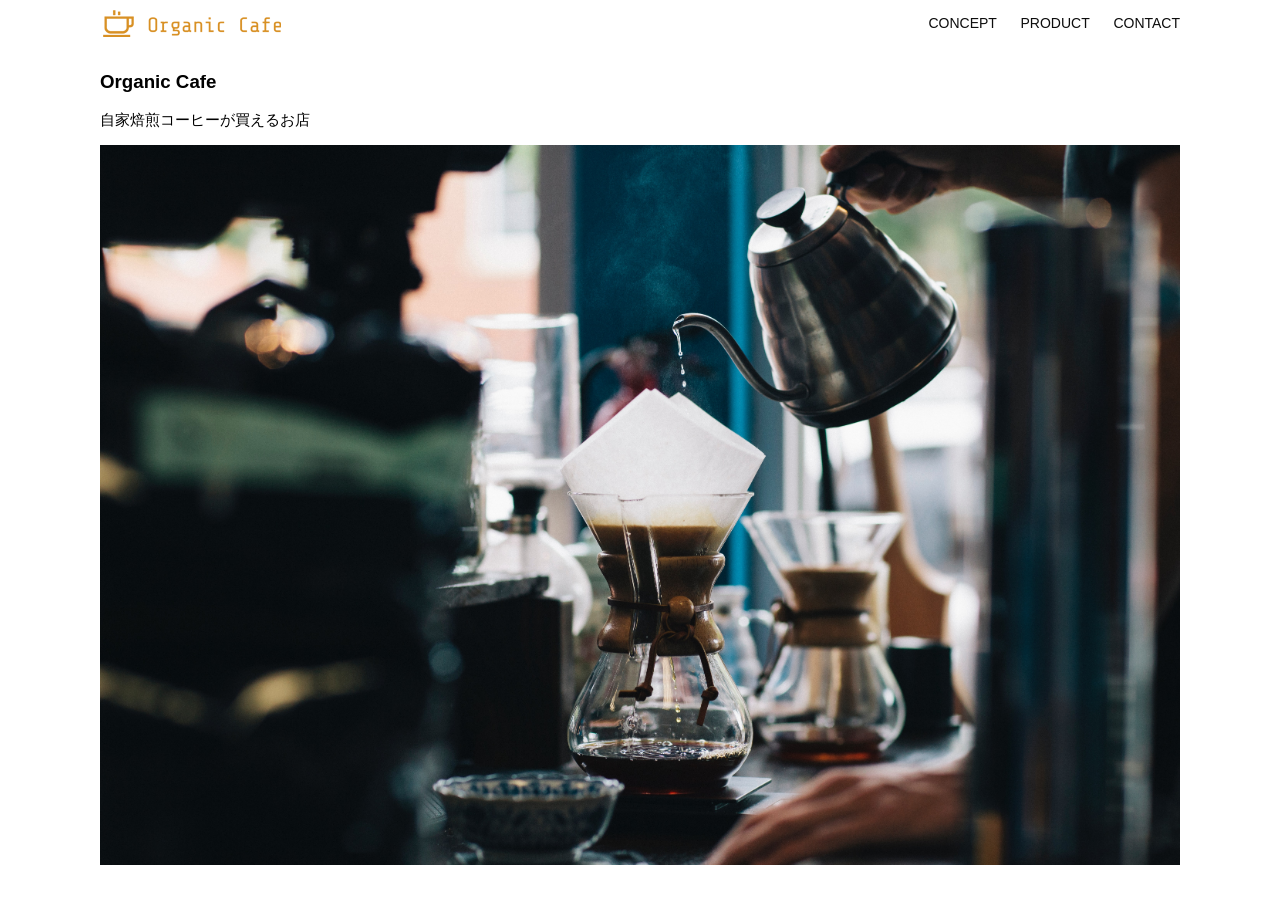
<file: kadai_013/index.html>
<!DOCTYPE html>
<html>

<head>
  <title>Organic Cafe</title>
  <meta charset="UTF-8" />
  <meta name="description" content="自家焙煎のコーヒーがお家で楽しめるOrganic Cafe" />
  <meta name="viewport" content="width=device-width, initial-scale=1.0" />
  <link rel="stylesheet" href="style.css" />
</head>

<body>
  <!-- ヘッダー -->
  <header>
    <!-- ロゴ -->
    <a href="index.html" id="logo"><img src="images/logo.png" alt="トップページに戻る" /></a>

    <!-- PC用ナビゲーション -->
    <nav id="nav-pc">
      <a href="index.html#concept">CONCEPT</a>
      <a href="index.html#product">PRODUCT</a>
      <a href="index.html#contact">CONTACT</a>
    </nav>
    <img id="menu-sp" src="images/button-menu.png" alt="ナビゲーションを開く"
      onclick="document.getElementById('nav-sp').style.display = 'block'">

    <nav id="nav-sp">
      <img id="close" src="images/button-close.png" alt="ナビゲーションを閉じる"
        onclick="document.getElementById('nav-sp').style.display = 'none'">

      <a id="logo-sp" href="index.html" onclick="document.getElementById('nav-sp').style.display = 'none'">
        <img src="images/logo-sp.png" alt="トップページに戻る">
      </a>

      <a class="menu" href="index.html#concept"
        onclick="document.getElementById('nav-sp').style.display = 'none'">CONCEPT</a>

      <a class="menu" href="index.html#product"
        onclick="document.getElementById('nav-sp').style.display = 'none'">PRODUCT</a>

      <a class="menu" href="index.html#contact"
        onclick="document.getElementById('nav-sp').style.display = 'none'">CONTACT</a>
    </nav>

  </header>

  <main>
    <article>
      <!-- メインビジュアル -->
      <section id="main-visual">
        <div id="main-message">
          <h1>Organic Cafe</h1>
          <p>自家焙煎コーヒーが買えるお店</p>
        </div>
        <img src="images/main-image.jpg" alt="コーヒーをハンドドリップで淹れる画像" />
      </section>
    </article>
  </main>
</body>

</html>
</file>
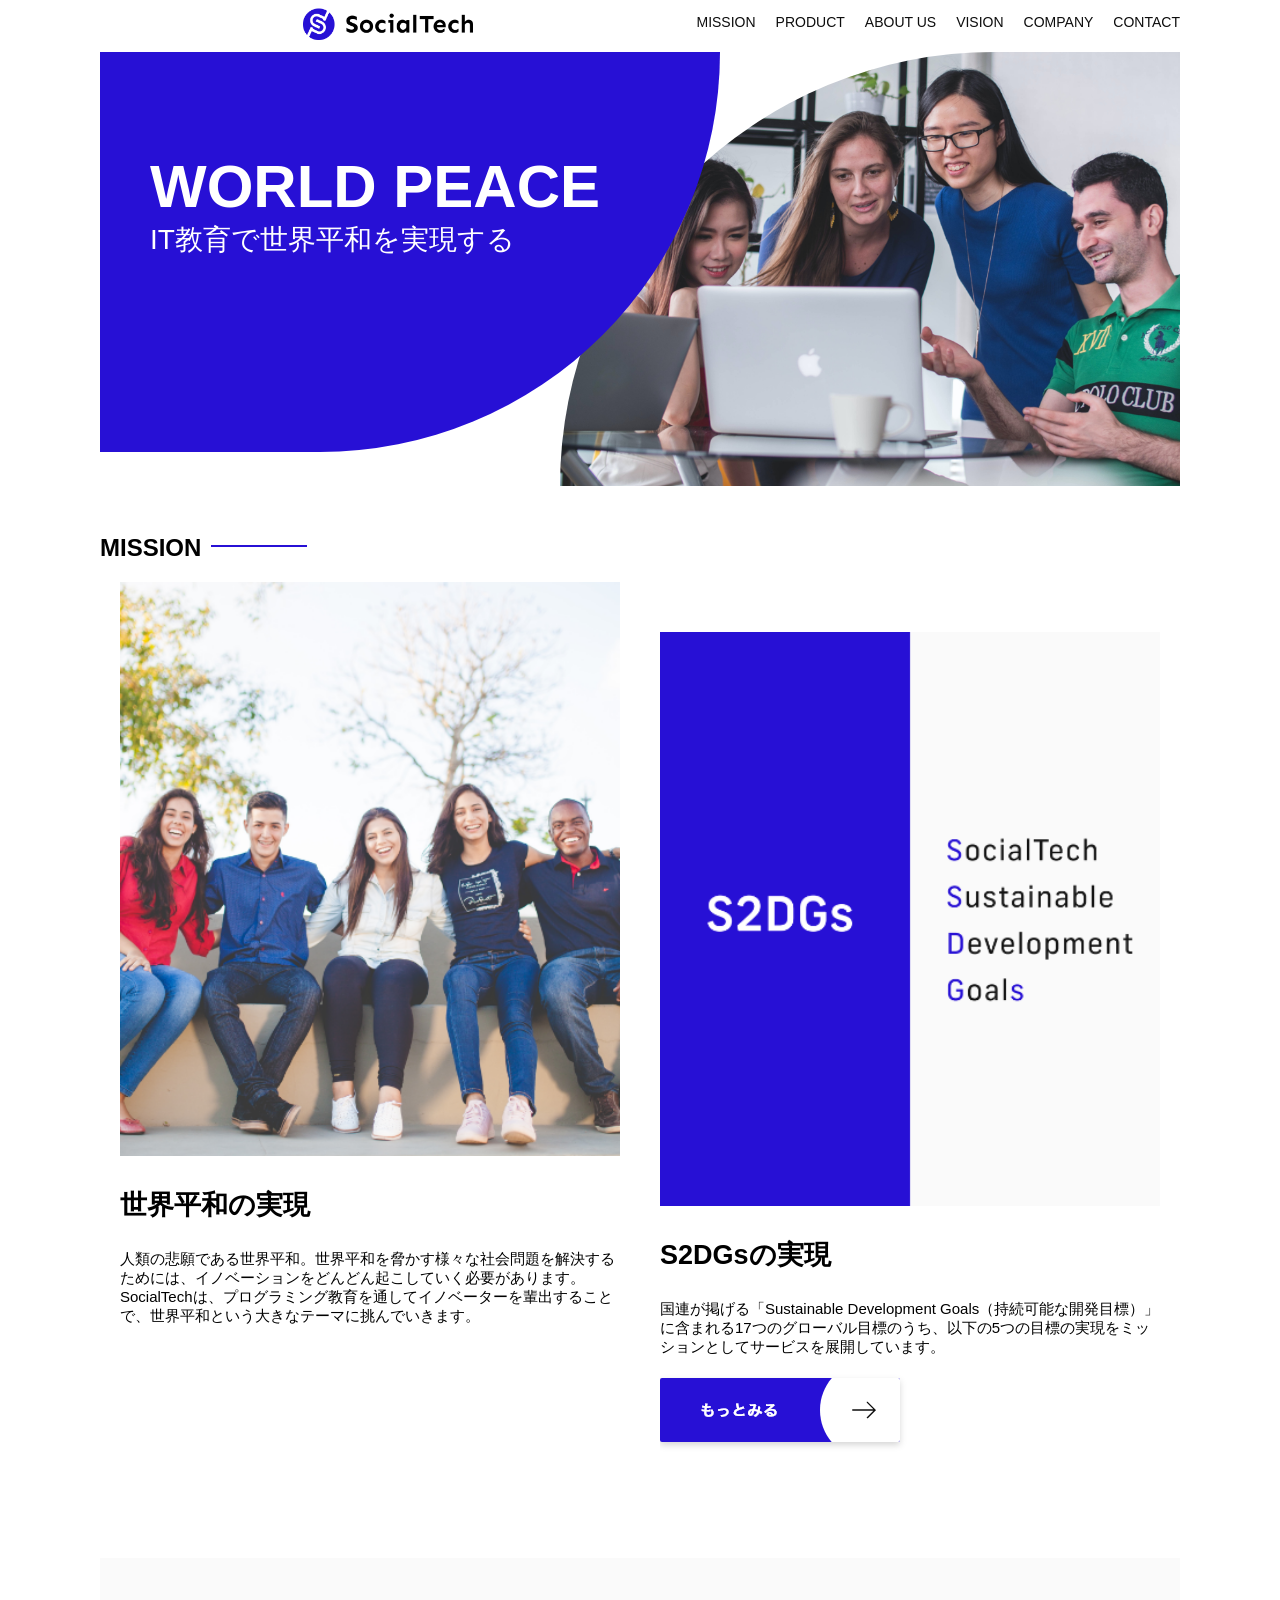
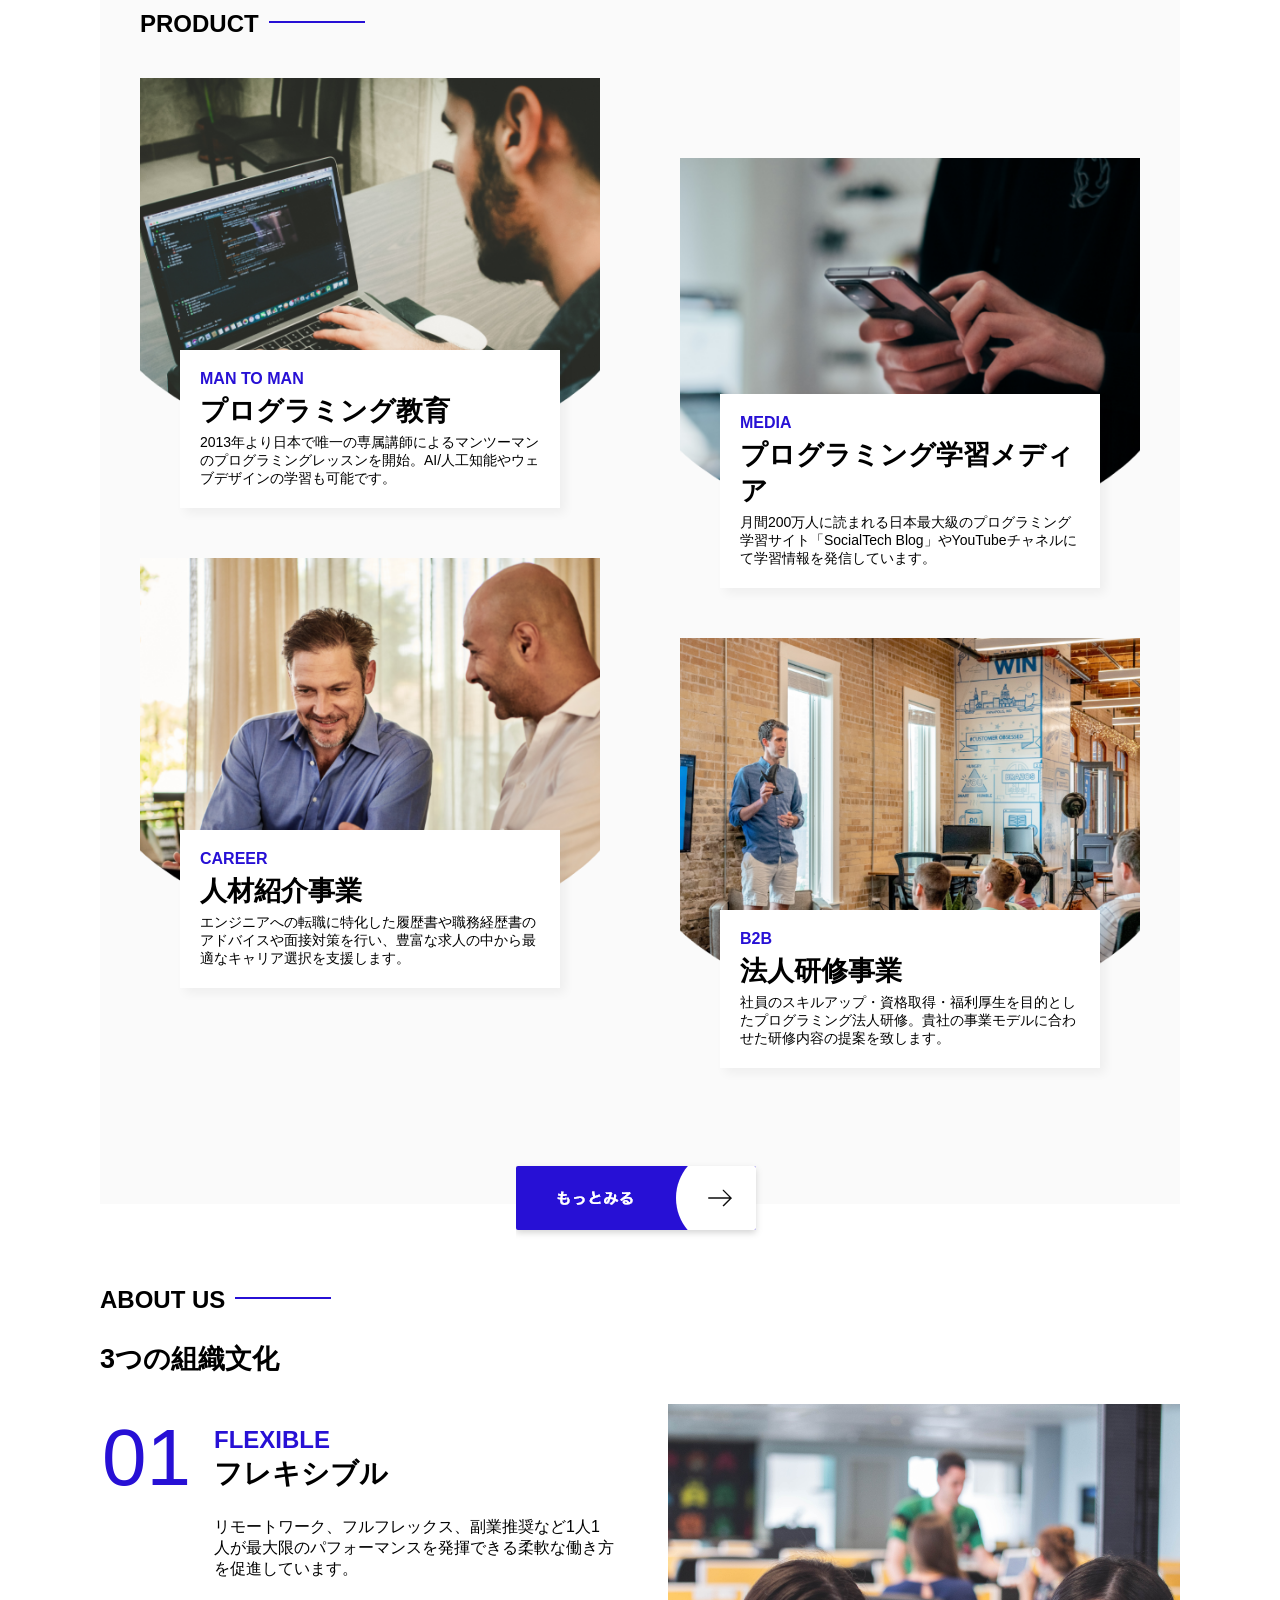
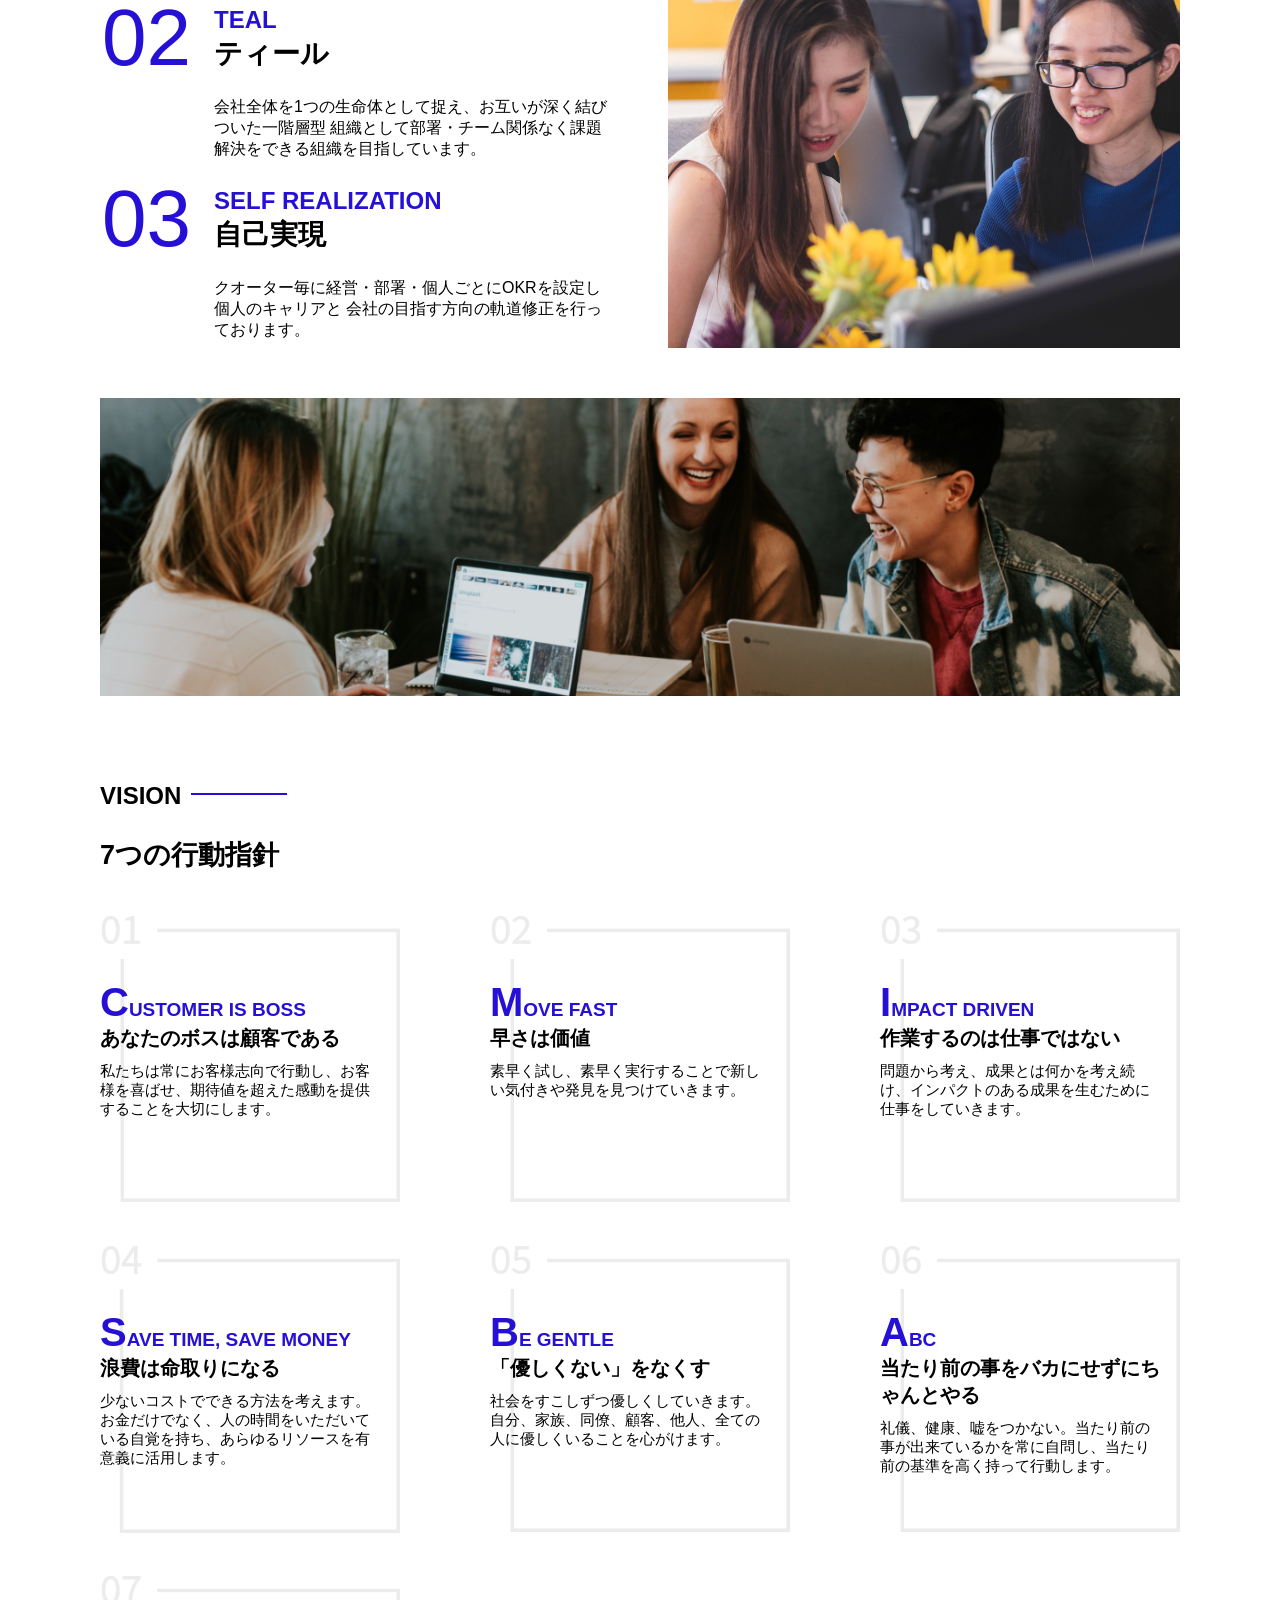
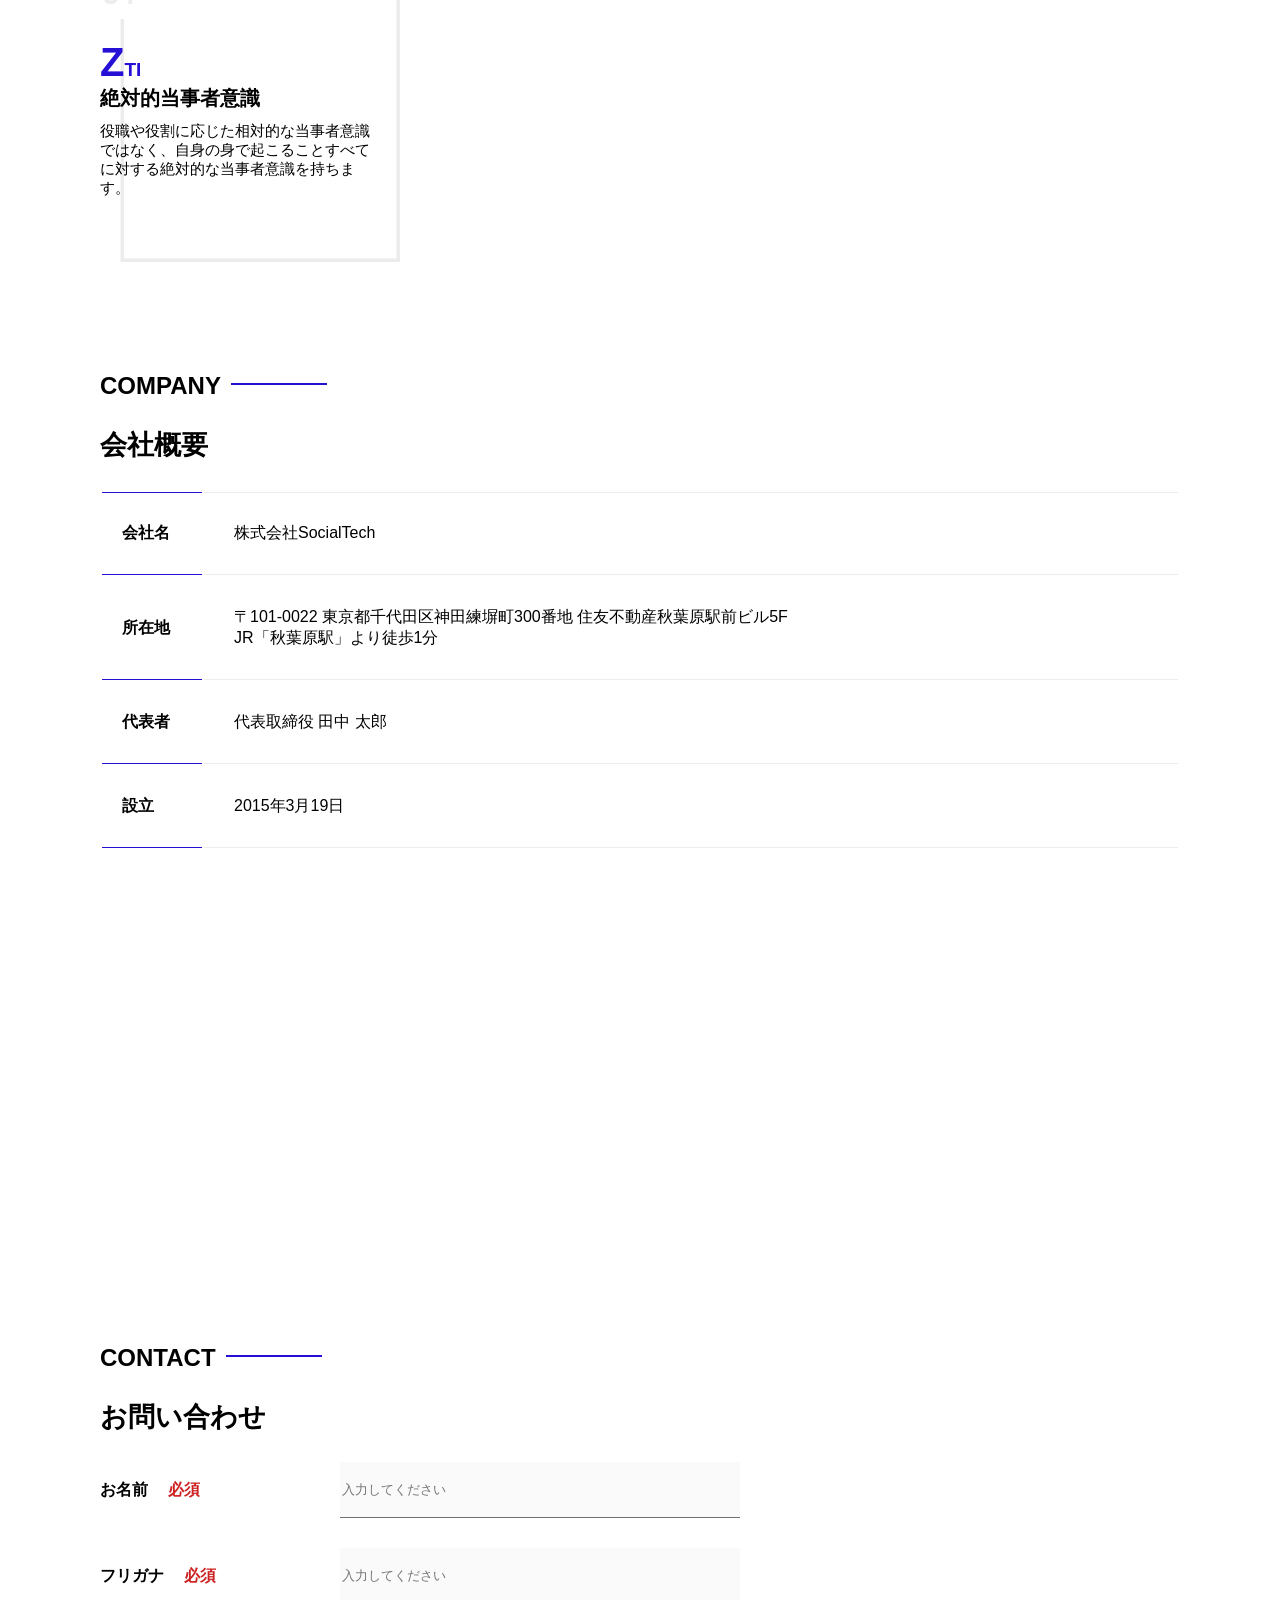
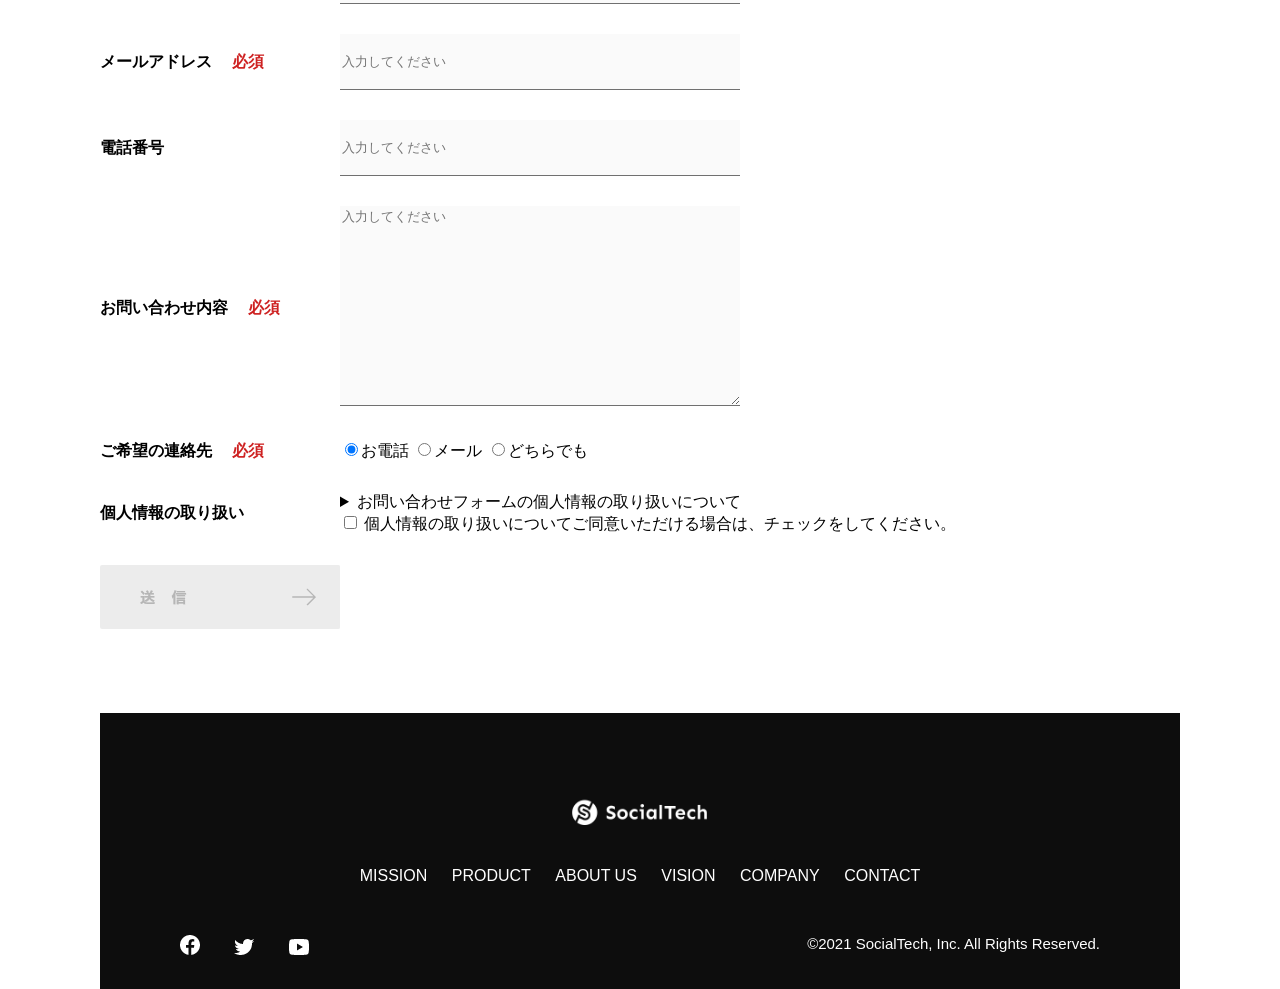
<file: kadai_tutorial_output/index.html>
<!DOCTYPE html>
<html>

<head>
    <title>SocialTech</title>
    <meta charset="UTF-8">
    <meta name="description" content="SocialTechはEdTech業界のリーディングカンパニーを目指します。">
    <meta name="viewport" content="width=device-width, initial-scale=1.0">
    <link rel="stylesheet" href="style.css">
</head>

<body>
    <!-- ヘッダー -->
    <header>
        <a href="images/logo.png"></a>
        <a href="index.html" id="logo">
            <img src="images/logo.png" alt="トップページに戻る">
        </a>
        <!-- PC用ナビゲーション -->
        <nav id="nav-pc">
            <ul>
                <li><a href="mission.html">MISSION</a></li>
                <li><a href="product.html">PRODUCT</a></li>
                <li><a href="index.html#aboutus">ABOUT US</a></li>
                <li><a href="index.html#vision">VISION</a></li>
                <li><a href="index.html#company">COMPANY</a></li>
                <li><a href="index.html#contact">CONTACT</a></li>
            </ul>
        </nav>
        <!-- スマホ用メニューボタン -->
        <button id="menu-sp" onclick="document.getElementById('nav-sp').style.display = 'block'">
            <img src="images/button-menu.png" alt="ナビゲーションを開く">
        </button>
        <!-- スマホ用ナビゲーション -->
        <div id="nav-sp">
            <button id="close" onclick="document.getElementById('nav-sp').style.display = 'none'">
                <img src="images/button-close.png" alt="ナビゲーションを閉じる">
            </button>

            <nav>
                <ul>
                    <li>
                        <a id="logo-sp" href="index.html"
                            onclick="document.getElementById('nav-sp').style.display = 'none'"><img
                                src="images/logo-sp.png" alt="トップページに戻る"></a>
                    </li>
                    <li><a class="menu" href="mission.html"
                            onclick="document.getElementById('nav-sp').style.display = 'none'">MISSION</a></li>
                    <li><a class="menu" href="product.html"
                            onclick="document.getElementById('nav-sp').style.display = 'none'">PRODUCT</a></li>
                    <li><a class="menu" href="index.html#aboutus"
                            onclick="document.getElementById('nav-sp').style.display = 'none'">ABOUT US</a></li>
                    <li><a class="menu" href="index.html#vision"
                            onclick="document.getElementById('nav-sp').style.display = 'none'">VISION</a></li>
                    <li><a class="menu" href="index.html#company"
                            onclick="document.getElementById('nav-sp').style.display = 'none'">COMPANY</a></li>
                    <li><a class="menu" href="index.html#contact"
                            onclick="document.getElementById('nav-sp').style.display = 'none'">CONTACT</a></li>
                </ul>
            </nav>
            <div id="sns">
                <a href="https://www.facebook.com/sejuku2013">
                    <img src="images/button-facebook.png" alt="Facebookのリンク">
                </a>
                <a href="https://twitter.com/samuraijuku">
                    <img src="images/button-twitter.png" alt="Twitterのリンク">
                </a>
                <a href="https://www.youtube.com/channel/UCCFOQO5aDK0xXam4cUQXT8g">
                    <img src="images/button-youtube.png" alt="YouTubeのリンク">
                </a>
            </div>
        </div>
    </header>
    <main>
        <article>
            <!-- メインビジュアル -->
            <section id="main-visual">
                <div id="main-message">
                    <h1>WORLD PEACE</h1>
                    <p>IT教育で世界平和を実現する</p>
                </div>
                <img src="images/index/index-main.png" alt="PCの周りに集まる多国籍の仲間たち">
            </section>

            <!--ミッション-->
            <section id="mission">
                <h2 class="index-h2">MISSION</h2>
                <div id="mission-flex">
                    <div>
                        <img id="mission-photo" src="images/index/index-mission.png" alt="屋外のベンチで写真を撮影する多国籍の仲間たち">
                        <h3>世界平和の実現</h3>
                        <p>
                            人類の悲願である世界平和。世界平和を脅かす様々な社会問題を解決するためには、イノベーションをどんどん起こしていく必要があります。SocialTechは、プログラミング教育を通してイノベーターを輩出することで、世界平和という大きなテーマに挑んでいきます。
                        </p>
                    </div>
                    <div>
                        <img id="s2dgs" src="images/index/s2dgs.png" alt="S2DGs">
                        <h3>S2DGsの実現</h3>
                        <p>国連が掲げる「Sustainable Development
                            Goals（持続可能な開発目標）」に含まれる17つのグローバル目標のうち、以下の5つの目標の実現をミッションとしてサービスを展開しています。</p>
                        <a href="mission.html">
                            <img src="images/button-more.png" alt="もっとみる">
                        </a>
                    </div>
                </div>
            </section>
            <!-- プロダクト -->
            <section id="product">
                <h2 class="index-h2">PRODUCT</h2>
                <div class="product-flex">
                    <div id="product-left">
                        <div>
                            <img class="product-photo" src="images/index/index-mantoman.png" alt="PCでコードを書く男性">
                            <div class="product-explain">
                                <span>MAN TO MAN</span>
                                <h3>プログラミング教育</h3>
                                <p>2013年より日本で唯一の専属講師によるマンツーマンのプログラミングレッスンを開始。AI/人工知能やウェブデザインの学習も可能です。</p>
                            </div>
                        </div>
                        <div>
                            <img class="product-photo" src="images/index/index-career.png" alt="笑顔で話し合う2人の男性">
                            <div class="product-explain">
                                <span>CAREER</span>
                                <h3>人材紹介事業</h3>
                                <p>エンジニアへの転職に特化した履歴書や職務経歴書のアドバイスや面接対策を行い、豊富な求人の中から最適なキャリア選択を支援します。</p>
                            </div>
                        </div>
                    </div>
                    <div id="product-right">
                        <div>
                            <img class="product-photo" src="images/index/index-media.png" alt="スマートフォンを操作する人">
                            <div class="product-explain">
                                <span>MEDIA</span>
                                <h3>プログラミング学習メディア</h3>
                                <p>月間200万人に読まれる日本最大級のプログラミング学習サイト「SocialTech Blog」やYouTubeチャネルにて学習情報を発信しています。</p>
                            </div>
                        </div>
                        <div>
                            <img class="product-photo" src="images/index/index-b2b.png" alt="講演中の男性とそれを聴く人々">
                            <div class="product-explain">
                                <span>B2B</span>
                                <h3>法人研修事業</h3>
                                <p>社員のスキルアップ・資格取得・福利厚生を目的としたプログラミング法人研修。貴社の事業モデルに合わせた研修内容の提案を致します。</p>
                            </div>
                        </div>
                    </div>
                </div>
                <div id="product-more">
                    <a href="product.html">
                        <img src="images/button-more.png" alt="もっとみる">
                    </a>
                </div>
            </section>
            <!-- ABOUT US -->
            <section id="aboutus">
                <h2 class="index-h2">ABOUT US</h2>
                <h3>3つの組織文化</h3>
                <div>
                    <table class="culture-table">
                        <tr>
                            <td class="culture-num">01</td>
                            <th><span class="culture-en">FLEXIBLE</span><br>フレキシブル</th>
                        </tr>
                        <tr>
                            <td>
                                <!--空のセル-->
                            </td>
                            <td class="culture-description">リモートワーク、フルフレックス、副業推奨など1人1人が最大限のパフォーマンスを発揮できる柔軟な働き方を促進しています。
                            </td>
                        </tr>
                        <tr>
                            <td class="culture-num">02</td>
                            <th><span class="culture-en">TEAL</span><br>ティール</th>
                        </tr>
                        <tr>
                            <td>
                                <!--空のセル-->
                            </td>
                            <td class="culture-description">会社全体を1つの生命体として捉え、お互いが深く結びついた一階層型
                                組織として部署・チーム関係なく課題解決をできる組織を目指しています。</td>
                        </tr>
                        <tr>
                            <td class="culture-num">03</td>
                            <th><span class="culture-en">SELF REALIZATION</span><br>自己実現</th>
                        </tr>
                        <tr>
                            <td>
                                <!--空のセル-->
                            </td>
                            <td class="culture-description">クオーター毎に経営・部署・個人ごとにOKRを設定し個人のキャリアと 会社の目指す方向の軌道修正を行っております。
                            </td>
                        </tr>
                    </table>
                    <img class="culture-img" src="images/index/index-aboutus1.png" alt="笑顔で話し合う2人の女性">
                </div>
                <img class="culture-img2" src="images/index/index-aboutus2.png" alt="笑顔で話し合う3人の男女">
            </section>
            <!-- VISION -->
            <section id="vision">
                <h2 class="index-h2">VISION</h2>
                <h3>7つの行動指針</h3>
                <div>
                    <div class="vision-box">
                        <img src="images/index/vision-01.png" alt="01">
                        <div>
                            <h4>CUSTOMER IS BOSS</h4>
                            <h5>あなたのボスは顧客である</h5>
                            <p>私たちは常にお客様志向で行動し、お客様を喜ばせ、期待値を超えた感動を提供することを大切にします。</p>
                        </div>
                    </div>
                    <div class="vision-box">
                        <img src="images/index/vision-02.png" alt="02">
                        <div>
                            <h4>MOVE FAST</h4>
                            <h5>早さは価値</h5>
                            <p>素早く試し、素早く実行することで新しい気付きや発見を見つけていきます。</p>
                        </div>
                    </div>
                    <div class="vision-box">
                        <img src="images/index/vision-03.png" alt="03">
                        <div>
                            <h4>IMPACT DRIVEN</h4>
                            <h5>作業するのは仕事ではない</h5>
                            <p>問題から考え、成果とは何かを考え続け、インパクトのある成果を生むために仕事をしていきます。</p>
                        </div>
                    </div>
                    <div class="vision-box">
                        <img src="images/index/vision-04.png" alt="04">
                        <div>
                            <h4>SAVE TIME, SAVE MONEY</h4>
                            <h5>浪費は命取りになる</h5>
                            <p>少ないコストでできる方法を考えます。お金だけでなく、人の時間をいただいている自覚を持ち、あらゆるリソースを有意義に活用します。</p>
                        </div>
                    </div>
                    <div class="vision-box">
                        <img src="images/index/vision-05.png" alt="05">
                        <div>
                            <h4>BE GENTLE</h4>
                            <h5>「優しくない」をなくす</h5>
                            <p>社会をすこしずつ優しくしていきます。自分、家族、同僚、顧客、他人、全ての人に優しくいることを心がけます。</p>
                        </div>
                    </div>
                    <div class="vision-box">
                        <img src="images/index/vision-06.png" alt="06">
                        <div>
                            <h4>ABC</h4>
                            <h5>当たり前の事をバカにせずにちゃんとやる</h5>
                            <p>礼儀、健康、嘘をつかない。当たり前の事が出来ているかを常に自問し、当たり前の基準を高く持って行動します。</p>
                        </div>
                    </div>
                    <div class="vision-box">
                        <img src="images/index/vision-07.png" alt="07">
                        <div>
                            <h4>ZTI</h4>
                            <h5>絶対的当事者意識</h5>
                            <p>役職や役割に応じた相対的な当事者意識ではなく、自身の身で起こることすべてに対する絶対的な当事者意識を持ちます。</p>
                        </div>
                    </div>
                </div>
            </section>
            <!-- COMPANY -->
            <section id="company">
                <h2 class="index-h2">COMPANY</h2>
                <h3>会社概要</h3>
                <table id="company-table">
                    <tr>
                        <th class="tableheader tableheader-first">会社名</th>
                        <td class="cell cell-first">株式会社SocialTech</td>
                    </tr>
                    <tr>
                        <th class="tableheader">所在地</th>
                        <td class="cell">〒101-0022 東京都千代田区神田練塀町300番地 住友不動産秋葉原駅前ビル5F<br>JR「秋葉原駅」より徒歩1分</td>
                    </tr>
                    <tr>
                        <th class="tableheader">代表者</th>
                        <td class="cell">代表取締役 田中 太郎</td>
                    </tr>
                    <tr>
                        <th class="tableheader">設立</th>
                        <td class="cell">2015年3月19日</td>
                    </tr>
                </table>
                <iframe
                    src="https://www.google.com/maps/embed?pb=!1m18!1m12!1m3!1d3240.0688551336807!2d139.7720776771055!3d35.69992317258124!2m3!1f0!2f0!3f0!3m2!1i1024!2i768!4f13.1!3m3!1m2!1s0x60188fee13660e23%3A0x77137876edf742ac!2z5L2P5Y-L5LiN5YuV55Sj56eL6JGJ5Y6f6aeF5YmN44OT44Or!5e0!3m2!1sja!2sjp!4v1704858013291!5m2!1sja!2sjp"
                    style="border: 0" allowfullscreen="" loading="lazy">
                </iframe>
            </section>
            <!-- お問い合わせフォーム -->
            <section id="contact">
                <h2 class="index-h2">CONTACT</h2>
                <h3>お問い合わせ</h3>
                <form>
                    <div>
                        <div class="contact-heading">
                            <label class="contact-label">お名前<span class="contact-span">必須</span></label>
                        </div>
                        <div>
                            <input type="text" name="name" placeholder="入力してください" class="contact-textbox">
                        </div>
                    </div>
                    <div>
                        <div class="contact-heading">
                            <label class="contact-label">フリガナ<span class="contact-span">必須</span></label>
                        </div>
                        <div>
                            <input type="text" name="hurigana" placeholder="入力してください" class="contact-textbox">
                        </div>
                    </div>
                    <div>
                        <div class="contact-heading">
                            <label class="contact-label">メールアドレス<span class="contact-span">必須</span></label>
                        </div>
                        <div>
                            <input type="text" name="email" placeholder="入力してください" class="contact-textbox">
                        </div>
                    </div>
                    <div>
                        <div class="contact-heading">
                            <label class="contact-label">電話番号</label>
                        </div>
                        <div>
                            <input type="text" name="tel" placeholder="入力してください" class="contact-textbox">
                        </div>
                    </div>
                    <div>
                        <div class="contact-heading">
                            <label class="contact-label">お問い合わせ内容<span class="contact-span">必須</span></label>
                        </div>
                        <div>
                            <textarea class="contact-textarea" placeholder="入力してください" name="message"></textarea>
                        </div>
                    </div>
                    <div>
                        <div class="contact-heading">
                            <label class="contact-label">ご希望の連絡先<span class="contact-span">必須</span></label>
                        </div>
                        <div>
                            <input class="radiobutton" type="radio" value="tel" name="contact"
                                checked><label>お電話</label>
                            <input class="radiobutton" type="radio" value="mail" name="contact"><label>メール</label>
                            <input class="radiobutton" type="radio" value="both" name="contact"><label>どちらでも</label>
                        </div>
                    </div>
                    <div>
                        <div class="contact-heading">
                            <label class="contact-label">個人情報の取り扱い</label>
                        </div>
                        <div>
                            <details>
                                <summary>お問い合わせフォームの個人情報の取り扱いについて</summary>
                                <div>
                                    <dl>
                                        <dt>１．組織の名称又は氏名</dt>
                                        <dd>株式会社SocialTech</dd>
                                        <dt>２．個人情報保護管理者（若しくはその代理人）の氏名又は職名、所属及び連絡先</dt>
                                        <dd>
                                            <p>鈴木 一郎 コーポレート部</p>
                                            <p>メールアドレス：samurai@example.com</p>
                                            <p>TEL：03-1234-5678</p>
                                        </dd>
                                        <dt>３．個人情報の利用目的</dt>
                                        <dd>
                                            <ul>
                                                <li>本サービス及び本サービスに関連する情報の提供又はそれらに関する連絡のため</li>
                                                <li>ユーザーの本人確認のため</li>
                                                <li>当社サービスのご案内のため</li>
                                                <li>当社の商品等の広告または宣伝（電子メールによるものを含むものとします。）</li>
                                            </ul>
                                        </dd>
                                        <dt>４．個人情報の取り扱い業務の委託</dt>
                                        <dd>個人情報の取扱業務の全部または一部を外部に業務委託する場合があります。その際、弊社は、個人情報を適切に保護できる管理体制を敷き実行していることを条件として委託先を厳選したうえで、機密保持契約を委託先と締結し、お客様の個人情報を厳密に管理させます。
                                        </dd>
                                        <dt>５．個人情報の開示等の請求</dt>
                                        <dd>
                                            お客様は、弊社に対してご自身の個人情報の開示等（利用目的の通知、開示、内容の訂正・追加・削除、利用の停止または消去、第三者への提供の停止）に関して、当社問合わせ窓口に申し出ることができます。<br>
                                            その際、弊社はお客様ご本人を確認させていただいたうえで、合理的な期間内に対応いたします。<br>
                                            なお、個人情報に関する弊社問合わせ先は、次の通りです。
                                        </dd>
                                        <dd>
                                            <p>株式会社SocialTech　個人情報問合せ窓口</p>
                                            <p>〒150-0043　東京都千代田区神田練塀町300番地 住友不動産秋葉原駅前ビル5F</p>
                                            <p>メールアドレス：samurai@example.com　TEL：03-1234-5678</p>
                                        </dd>

                                        <dt>６．個人情報を提供されることの任意性について</dt>
                                        <dd>お客様がご自身の個人情報を弊社に提供されるか否かは、お客様のご判断によりますが、もしご提供されない場合には、適切なサービスが提供できない場合がありますので予めご了承ください。
                                        </dd>
                                    </dl>
                                </div>
                            </details>
                            <input type="checkbox" name="agree">
                            <span>個人情報の取り扱いについてご同意いただける場合は、チェックをしてください。</span>
                        </div>
                    </div>
                    <input type="image" src="images/button-submit.png" alt="送信する">

                </form>
            </section>
        </article>
    </main>

    <footer>
        <div id="footer-logo">
            <img src="images/logo-sp.png" alt="SocialTech">
        </div>
        <div id="footer-link">
            <a href="mission.html">MISSION</a>
            <a href="product.html">PRODUCT</a>
            <a href="index.html#aboutus">ABOUT US</a>
            <a href="index.html#vision">VISION</a>
            <a href="index.html#company">COMPANY</a>
            <a href="index.html#contact">CONTACT</a>
        </div>
        <div id="sns-footer">
            <div class="sns-btns">
                <a href="https://www.facebook.com/sejuku2013"><img src="images/button-facebook.png"
                        alt="Facebookのリンク"></a>
                <a href="https://twitter.com/samuraijuku"><img src="images/button-twitter.png" alt="Twitterのリンク"></a>
                <a href="https://www.youtube.com/channel/UCCFOQO5aDK0xXam4cUQXT8g"><img src="images/button-youtube.png"
                        alt="YouTubeのリンク"></a>
            </div>
            <p id="copyright">&copy;2021 SocialTech, Inc. All Rights Reserved.</p>
        </div>
    </footer>

</body>

</html>
</file>
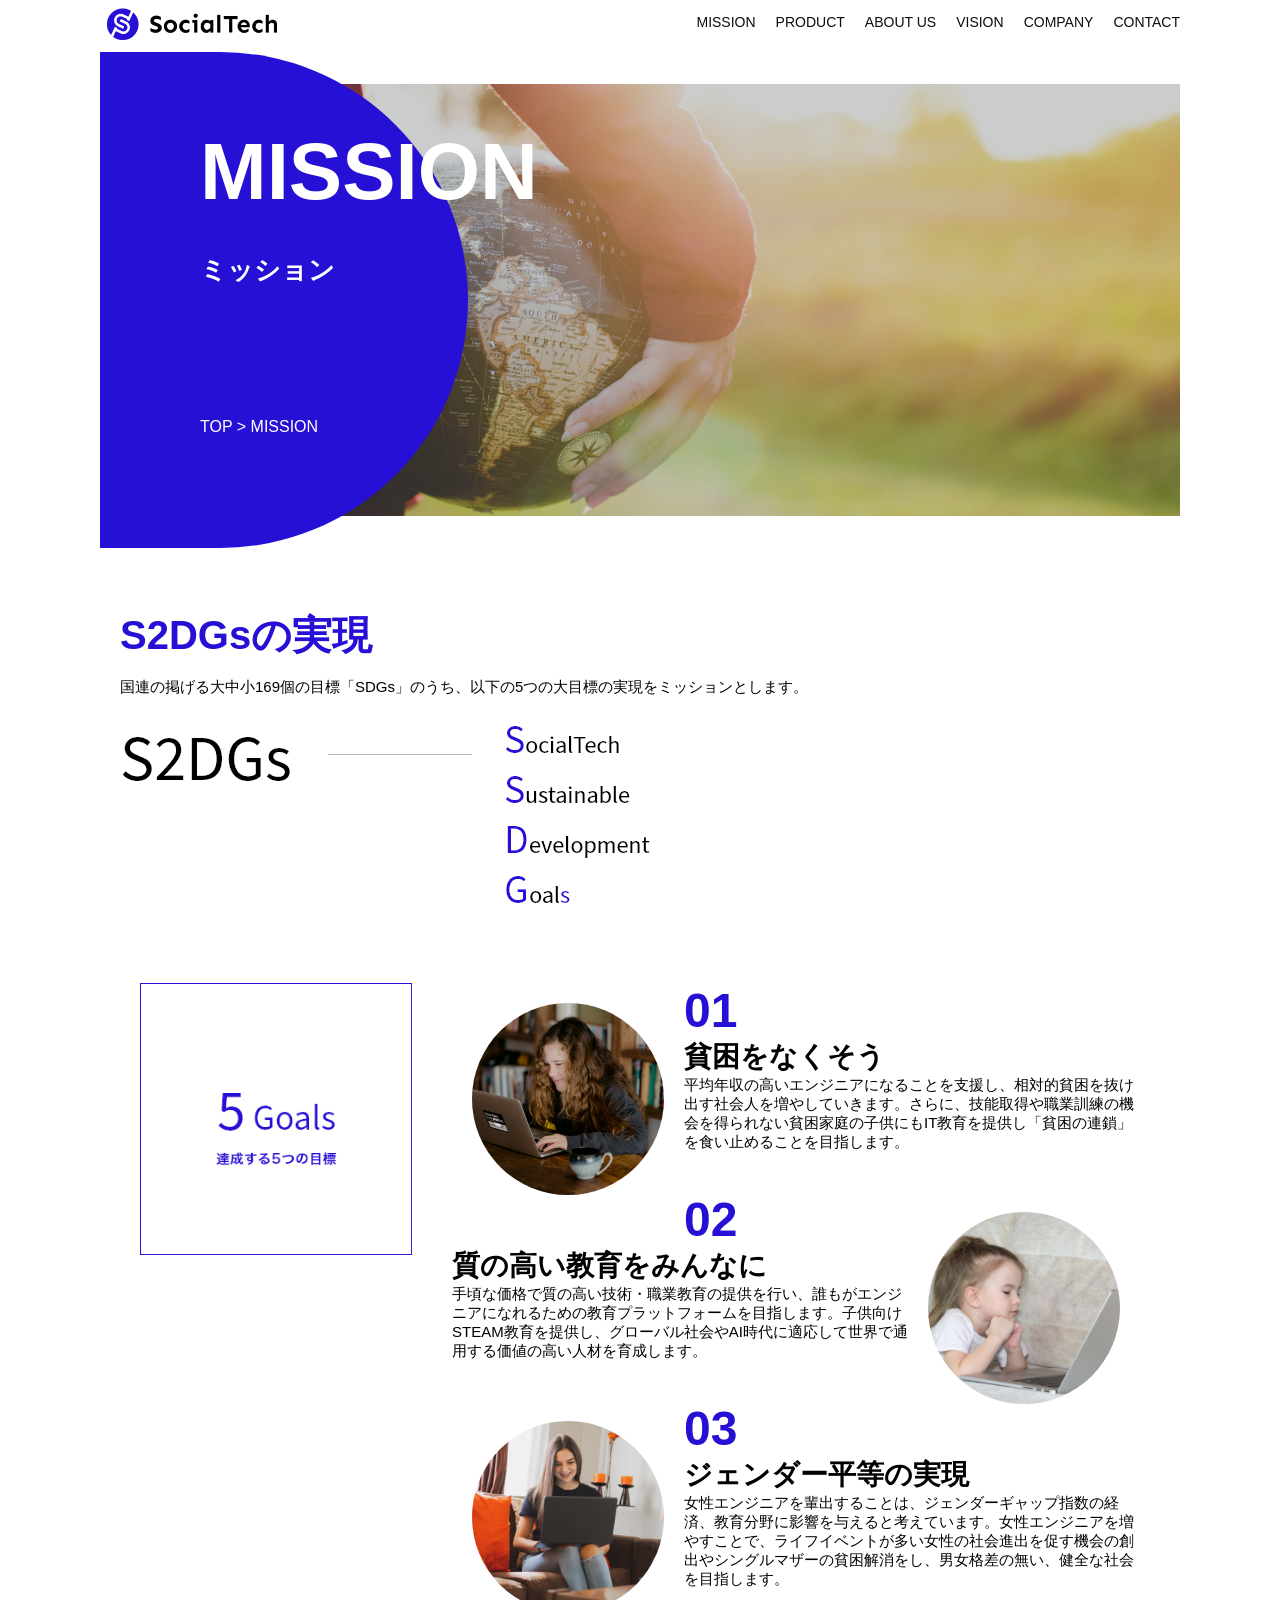
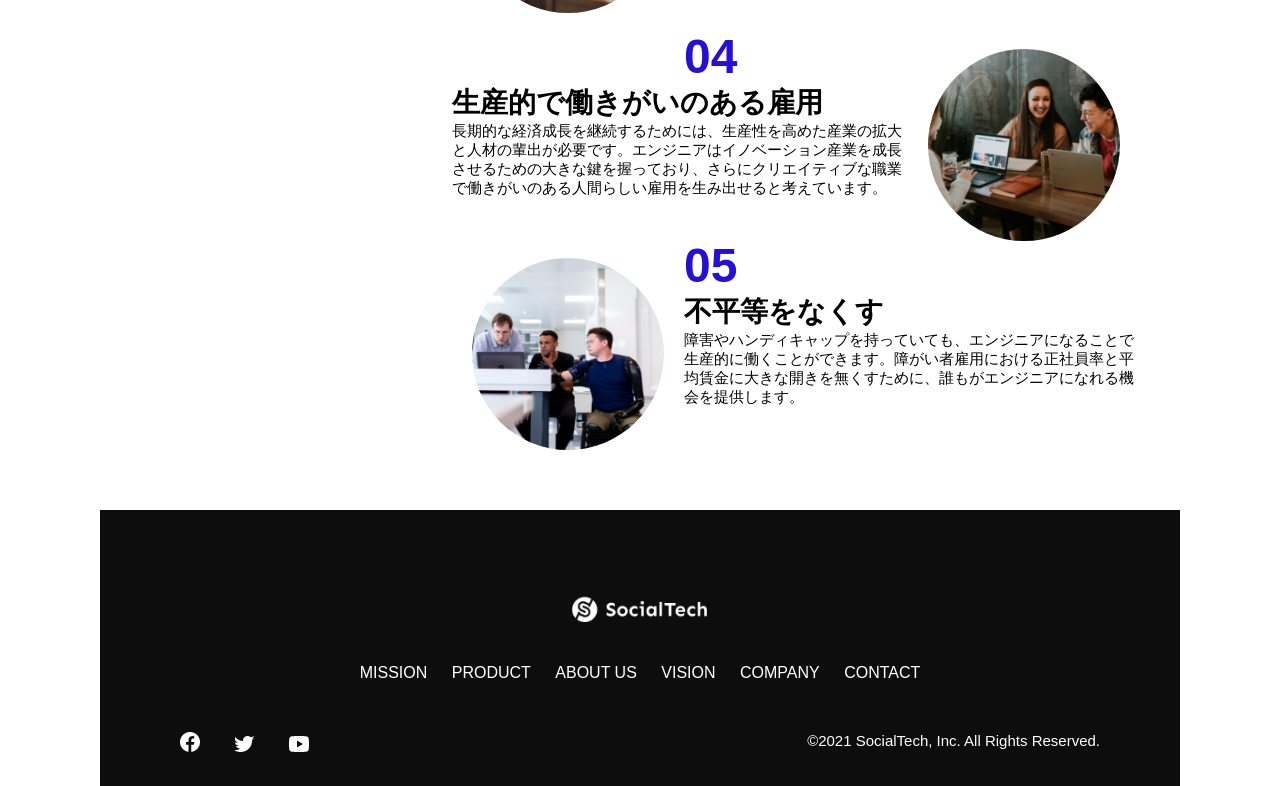
<file: kadai_tutorial_output/mission.html>
<!DOCTYPE html>
<html>

<head>
    <title></title>
    <title>SocialTech - MISSION ミッション -</title>
    <meta charset="utf-8">
    <meta name="description" content="">
    <meta name="description" content="SocialTechが目指す5つの目標（S2DGs）を紹介します">
    <meta name="viewport" content="width=device-width, initial-scale=1.0">
    <link rel="stylesheet" href="style.css">
</head>

<body>
    <!-- ヘッダー -->
    <header>
        <!-- ロゴ -->
        <a href="index.html" id="logo">
            <img src="images/logo.png" alt="トップページに戻る">
        </a>

        <!-- PC用ナビゲーション -->
        <nav id="nav-pc">
            <ul>
                <li><a href="mission.html">MISSION</a></li>
                <li><a href="product.html">PRODUCT</a></li>
                <li><a href="index.html#aboutus">ABOUT US</a></li>
                <li><a href="index.html#vision">VISION</a></li>
                <li><a href="index.html#company">COMPANY</a></li>
                <li><a href="index.html#contact">CONTACT</a></li>
            </ul>
        </nav>

        <!-- スマホ用メニューボタン -->
        <button id="menu-sp" onclick="document.getElementById('nav-sp').style.display = 'block'">
            <img src="images/button-menu.png" alt="ナビゲーションを開く">
        </button>

        <!-- スマホ用ナビゲーション -->
        <div id="nav-sp">
            <button id="close" onclick="document.getElementById('nav-sp').style.display = 'none'">
                <img src="images/button-close.png" alt="ナビゲーションを閉じる">
            </button>

            <nav>
                <ul>
                    <li>
                        <a id="logo-sp" href="index.html"
                            onclick="document.getElementById('nav-sp').style.display = 'none'"><img
                                src="images/logo-sp.png" alt="トップページに戻る"></a>
                    </li>
                    <li><a class="menu" href="mission.html"
                            onclick="document.getElementById('nav-sp').style.display = 'none'">MISSION</a></li>
                    <li><a class="menu" href="product.html"
                            onclick="document.getElementById('nav-sp').style.display = 'none'">PRODUCT</a></li>
                    <li><a class="menu" href="index.html#aboutus"
                            onclick="document.getElementById('nav-sp').style.display = 'none'">ABOUT US</a></li>
                    <li><a class="menu" href="index.html#vision"
                            onclick="document.getElementById('nav-sp').style.display = 'none'">VISION</a></li>
                    <li><a class="menu" href="index.html#company"
                            onclick="document.getElementById('nav-sp').style.display = 'none'">COMPANY</a></li>
                    <li><a class="menu" href="index.html#contact"
                            onclick="document.getElementById('nav-sp').style.display = 'none'">CONTACT</a></li>
                </ul>
            </nav>
            <div id="sns">
                <a href="https://www.facebook.com/sejuku2013">
                    <img src="images/button-facebook.png" alt="Facebookのリンク">
                </a>
                <a href="https://twitter.com/samuraijuku">
                    <img src="images/button-twitter.png" alt="Twitterのリンク">
                </a>
                <a href="https://www.youtube.com/channel/UCCFOQO5aDK0xXam4cUQXT8g">
                    <img src="images/button-youtube.png" alt="YouTubeのリンク">
                </a>
            </div>
        </div>
    </header>

    <main>
        <article>
            <section id="mission-main">
                <div class="mission-main-inner">
                    <div id="mission-title">
                        <h1>MISSION<br><span>ミッション</span></h1>
                        <p>TOP > MISSION</p>
                    </div>
                </div>
            </section>

            <section id="mission-s2dgs">
                <h2 class="mission-h2">S2DGsの実現</h2>
                <p>国連の掲げる大中小169個の目標「SDGs」のうち、以下の5つの大目標の実現をミッションとします。</p>
                <img src="images/mission/mission-s2dgs.png" alt="S2DGs">
            </section>

            <section id="mission-five-goals">
                <div class="five-goals-image">
                    <img src="images/mission/mission-5goals.png" alt="5Goals">
                </div>

                <div class="five-goals-read">
                    <div>
                        <img class="fivegoals-image-left" src="images/mission/mission-5goals01.png" alt="PCを操作する女の子">
                        <span class="fivegoals-number">01</span>
                        <h3 class="fivegoals-h3">貧困をなくそう</h3>
                        <p class="fivegoals-p">
                            平均年収の高いエンジニアになることを支援し、相対的貧困を抜け出す社会人を増やしていきます。さらに、技能取得や職業訓練の機会を得られない貧困家庭の子供にもIT教育を提供し「貧困の連鎖」を食い止めることを目指します。
                        </p>
                    </div>
                    <div>
                        <img class="fivegoals-image-right" src="images/mission/mission-5goals02.png"
                            alt="PCを見つめる小さい女の子">
                        <span class="fivegoals-number">02</span>
                        <h3 class="fivegoals-h3">質の高い教育をみんなに</h3>
                        <p class="fivegoals-p">
                            手頃な価格で質の高い技術・職業教育の提供を行い、誰もがエンジニアになれるための教育プラットフォームを目指します。子供向けSTEAM教育を提供し、グローバル社会やAI時代に適応して世界で通用する価値の高い人材を育成します。
                        </p>
                    </div>
                    <div>
                        <img class="fivegoals-image-left" src="images/mission/mission-5goals03.png" alt="PCを操作する女性">
                        <span class="fivegoals-number">03</span>
                        <h3 class="fivegoals-h3">ジェンダー平等の実現</h3>
                        <p class="fivegoals-p">
                            女性エンジニアを輩出することは、ジェンダーギャップ指数の経済、教育分野に影響を与えると考えています。女性エンジニアを増やすことで、ライフイベントが多い女性の社会進出を促す機会の創出やシングルマザーの貧困解消をし、男女格差の無い、健全な社会を目指します。
                        </p>
                    </div>
                    <div>
                        <img class="fivegoals-image-right" src="images/mission/mission-5goals04.png" alt="笑顔で話し合う3人の男女">
                        <span class="fivegoals-number">04</span>
                        <h3 class="fivegoals-h3">生産的で働きがいのある雇用</h3>
                        <p class="fivegoals-p">
                            長期的な経済成長を継続するためには、生産性を高めた産業の拡大と人材の輩出が必要です。エンジニアはイノベーション産業を成長させるための大きな鍵を握っており、さらにクリエイティブな職業で働きがいのある人間らしい雇用を生み出せると考えています。
                        </p>
                    </div>
                    <div>
                        <img class="fivegoals-image-left" src="images/mission/mission-5goals05.png"
                            alt="障害を持つ男性が生き生きと働く様子">
                        <span class="fivegoals-number">05</span>
                        <h3 class="fivegoals-h3">不平等をなくす</h3>
                        <p class="fivegoals-p">
                            障害やハンディキャップを持っていても、エンジニアになることで生産的に働くことができます。障がい者雇用における正社員率と平均賃金に大きな開きを無くすために、誰もがエンジニアになれる機会を提供します。
                        </p>
                    </div>
                </div>
            </section>

        </article>
    </main>

    <footer>
        <div id="footer-logo">
            <img src="images/logo-sp.png" alt="SocialTech">
        </div>
        <div id="footer-link">
            <a href="mission.html">MISSION</a>
            <a href="product.html">PRODUCT</a>
            <a href="index.html#aboutus">ABOUT US</a>
            <a href="index.html#vision">VISION</a>
            <a href="index.html#company">COMPANY</a>
            <a href="index.html#contact">CONTACT</a>
        </div>
        <div id="sns-footer">
            <div class="sns-btns">
                <a href="https://www.facebook.com/sejuku2013"><img src="images/button-facebook.png"
                        alt="Facebookのリンク"></a>
                <a href="https://twitter.com/samuraijuku"><img src="images/button-twitter.png" alt="Twitterのリンク"></a>
                <a href="https://www.youtube.com/channel/UCCFOQO5aDK0xXam4cUQXT8g"><img src="images/button-youtube.png"
                        alt="YouTubeのリンク"></a>
            </div>
            <p id="copyright">&copy;2021 SocialTech, Inc. All Rights Reserved.</p>
        </div>
    </footer>

</body>

</html>
</file>
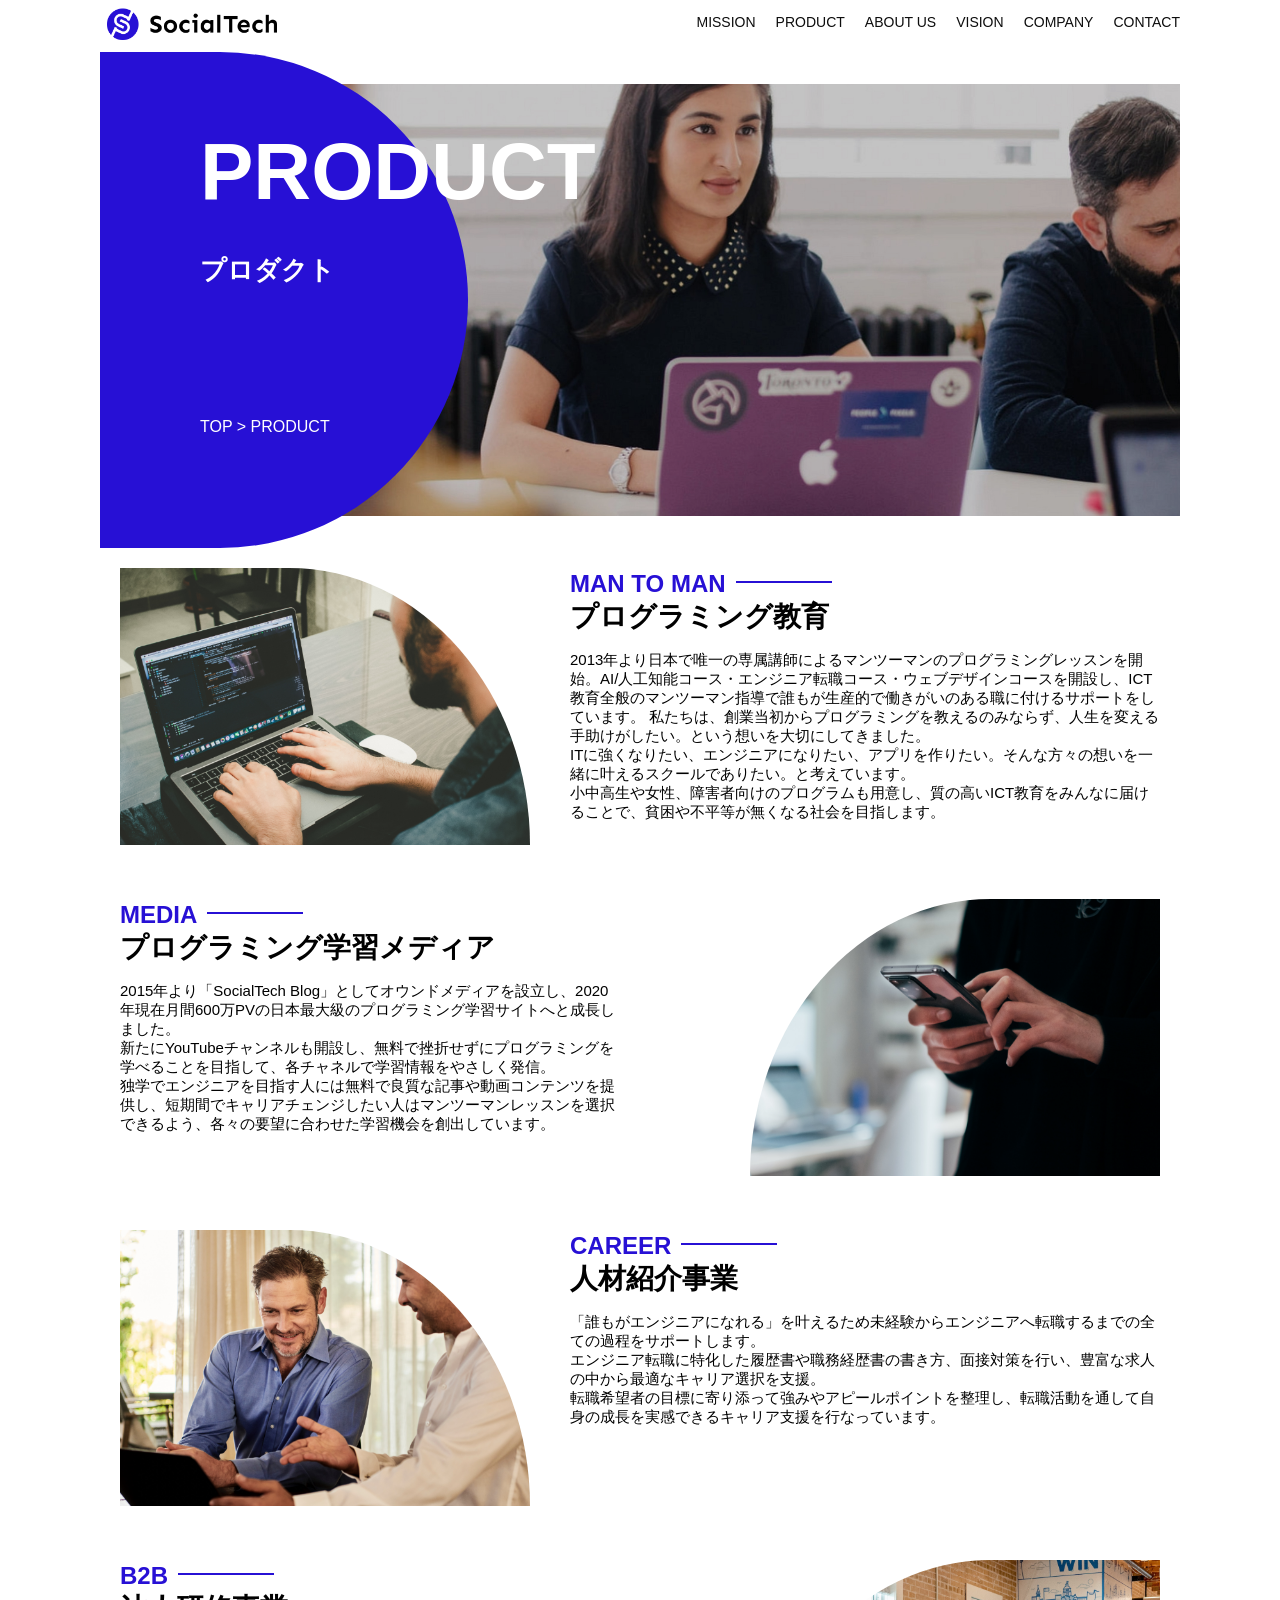
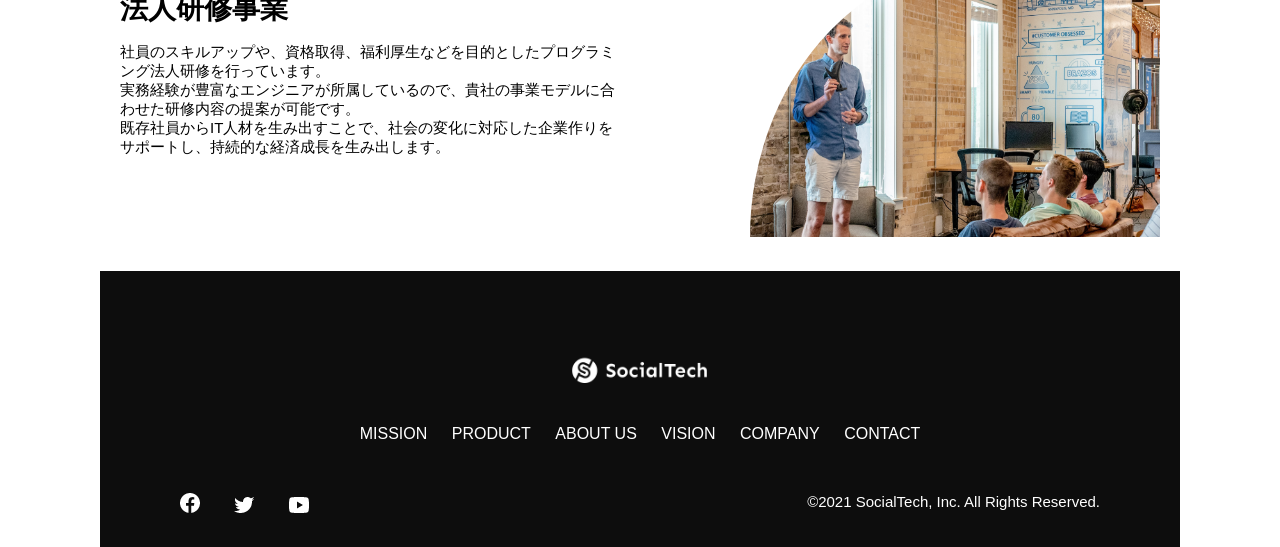
<file: kadai_tutorial_output/product.html>
<!DOCTYPE html>
<html>

<head>
    <title>SocialTech -PRODUCT プロダクト-</title>
    <meta charset="utf-8">
    <meta name="description" content="SocialTechの4つのプロダクトを紹介します">
    <meta name="viewport" content="width=device-width, initial-scale=1.0">
    <link rel="stylesheet" href="style.css">
</head>

<body>
    <!-- ヘッダー -->
    <header>
        <!-- ロゴ -->
        <a href="index.html" id="logo">
            <img src="images/logo.png" alt="トップページに戻る">
        </a>

        <!-- PC用ナビゲーション -->
        <nav id="nav-pc">
            <ul>
                <li><a href="mission.html">MISSION</a></li>
                <li><a href="product.html">PRODUCT</a></li>
                <li><a href="index.html#aboutus">ABOUT US</a></li>
                <li><a href="index.html#vision">VISION</a></li>
                <li><a href="index.html#company">COMPANY</a></li>
                <li><a href="index.html#contact">CONTACT</a></li>
            </ul>
        </nav>

        <!-- スマホ用メニューボタン -->
        <button id="menu-sp" onclick="document.getElementById('nav-sp').style.display = 'block'">
            <img src="images/button-menu.png" alt="ナビゲーションを開く">
        </button>

        <!-- スマホ用ナビゲーション -->
        <div id="nav-sp">
            <button id="close" onclick="document.getElementById('nav-sp').style.display = 'none'">
                <img src="images/button-close.png" alt="ナビゲーションを閉じる">
            </button>

            <nav>
                <ul>
                    <li>
                        <a id="logo-sp" href="index.html"
                            onclick="document.getElementById('nav-sp').style.display = 'none'"><img
                                src="images/logo-sp.png" alt="トップページに戻る"></a>
                    </li>
                    <li><a class="menu" href="mission.html"
                            onclick="document.getElementById('nav-sp').style.display = 'none'">MISSION</a></li>
                    <li><a class="menu" href="product.html"
                            onclick="document.getElementById('nav-sp').style.display = 'none'">PRODUCT</a></li>
                    <li><a class="menu" href="index.html#aboutus"
                            onclick="document.getElementById('nav-sp').style.display = 'none'">ABOUT US</a></li>
                    <li><a class="menu" href="index.html#vision"
                            onclick="document.getElementById('nav-sp').style.display = 'none'">VISION</a></li>
                    <li><a class="menu" href="index.html#company"
                            onclick="document.getElementById('nav-sp').style.display = 'none'">COMPANY</a></li>
                    <li><a class="menu" href="index.html#contact"
                            onclick="document.getElementById('nav-sp').style.display = 'none'">CONTACT</a></li>
                </ul>
            </nav>
            <div id="sns">
                <a href="https://www.facebook.com/sejuku2013">
                    <img src="images/button-facebook.png" alt="Facebookのリンク">
                </a>
                <a href="https://twitter.com/samuraijuku">
                    <img src="images/button-twitter.png" alt="Twitterのリンク">
                </a>
                <a href="https://www.youtube.com/channel/UCCFOQO5aDK0xXam4cUQXT8g">
                    <img src="images/button-youtube.png" alt="YouTubeのリンク">
                </a>
            </div>
        </div>
    </header>

    <main>
        <article>
            <section id="product-main">
                <div class="product-main-inner">
                    <div id="product-title">
                        <h1>PRODUCT<br><span>プロダクト</span></h1>
                        <p>TOP > PRODUCT</p>
                    </div>
                </div>
            </section>

            <section class="product-section product-section-left">
                <div class="product-section-img">
                    <img src="images/product/product-mantoman.png" alt="PCでコードを書く男性">
                </div>
                <div class="product-read">
                    <h2 class="product-h2">MAN TO MAN</h2>
                    <h3 class="product-h3">プログラミング教育</h3>
                    <p>
                        2013年より日本で唯一の専属講師によるマンツーマンのプログラミングレッスンを開始。AI/人工知能コース・エンジニア転職コース・ウェブデザインコースを開設し、ICT教育全般のマンツーマン指導で誰もが生産的で働きがいのある職に付けるサポートをしています。
                        私たちは、創業当初からプログラミングを教えるのみならず、人生を変える手助けがしたい。という想いを大切にしてきました。<br>ITに強くなりたい、エンジニアになりたい、アプリを作りたい。そんな方々の想いを一緒に叶えるスクールでありたい。と考えています。<br>小中高生や女性、障害者向けのプログラムも用意し、質の高いICT教育をみんなに届けることで、貧困や不平等が無くなる社会を目指します。
                    </p>
                </div>
            </section>

            <section class="product-section product-section-right">
                <div class="product-read">
                    <h2 class="product-h2">MEDIA</h2>
                    <h3 class="product-h3">プログラミング学習メディア</h3>
                    <p>2015年より「SocialTech
                        Blog」としてオウンドメディアを設立し、2020年現在月間600万PVの日本最大級のプログラミング学習サイトへと成長しました。<br>新たにYouTubeチャンネルも開設し、無料で挫折せずにプログラミングを学べることを目指して、各チャネルで学習情報をやさしく発信。<br>独学でエンジニアを目指す人には無料で良質な記事や動画コンテンツを提供し、短期間でキャリアチェンジしたい人はマンツーマンレッスンを選択できるよう、各々の要望に合わせた学習機会を創出しています。
                    </p>
                </div>
                <div class="product-section-img">
                    <img src="images/product/product-media.png" alt="スマートフォンを操作する人">
                </div>
            </section>

            <section class="product-section product-section-left">
                <div class="product-section-img">
                    <img src="images/product/product-career.png" alt="笑顔で話し合う2人の男性">
                </div>
                <div class="product-read">
                    <h2 class="product-h2">CAREER</h2>
                    <h3 class="product-h3">人材紹介事業</h3>
                    <p>「誰もがエンジニアになれる」を叶えるため未経験からエンジニアへ転職するまでの全ての過程をサポートします。<br>エンジニア転職に特化した履歴書や職務経歴書の書き方、面接対策を行い、豊富な求人の中から最適なキャリア選択を支援。<br>転職希望者の目標に寄り添って強みやアピールポイントを整理し、転職活動を通して自身の成長を実感できるキャリア支援を行なっています。<br>
                    </p>
                </div>
            </section>

            <section class="product-section product-section-right">
                <div class="product-read">
                    <h2 class="product-h2">B2B</h2>
                    <h3 class="product-h3">法人研修事業</h3>
                    <p>社員のスキルアップや、資格取得、福利厚生などを目的としたプログラミング法人研修を行っています。<br>実務経験が豊富なエンジニアが所属しているので、貴社の事業モデルに合わせた研修内容の提案が可能です。<br>既存社員からIT人材を生み出すことで、社会の変化に対応した企業作りをサポートし、持続的な経済成長を生み出します。
                    </p>
                </div>
                <div class="product-section-img">
                    <img src="images/product/product-b2b.png" alt="講演中の男性とそれを聴く人々">
                </div>
            </section>
        </article>
    </main>

    <footer>
        <div id="footer-logo">
            <img src="images/logo-sp.png" alt="SocialTech">
        </div>
        <div id="footer-link">
            <a href="mission.html">MISSION</a>
            <a href="product.html">PRODUCT</a>
            <a href="index.html#aboutus">ABOUT US</a>
            <a href="index.html#vision">VISION</a>
            <a href="index.html#company">COMPANY</a>
            <a href="index.html#contact">CONTACT</a>
        </div>
        <div id="sns-footer">
            <div class="sns-btns">
                <a href="https://www.facebook.com/sejuku2013"><img src="images/button-facebook.png"
                        alt="Facebookのリンク"></a>
                <a href="https://twitter.com/samuraijuku"><img src="images/button-twitter.png" alt="Twitterのリンク"></a>
                <a href="https://www.youtube.com/channel/UCCFOQO5aDK0xXam4cUQXT8g"><img src="images/button-youtube.png"
                        alt="YouTubeのリンク"></a>
            </div>
            <p id="copyright">&copy;2021 SocialTech, Inc. All Rights Reserved.</p>
        </div>
    </footer>

</body>

</html>
</file>
<file: kadai_013/style.css>
/* PC、スマホ共通スタイル */
body {
  font-family: "Source Sans Pro", "Hiragino Kaku Gothic ProN", Meiryo, Arial,
    sans-serif;
}

p {
  font-size: 15px;
}

#main-visual>img {
  width: 100%;
}

/*================
PC用のスタイル 
=================*/
@media screen and (min-width: 768px) {

  /* 横幅設定 */
  body {
    max-width: 1080px;
    min-width: 960px;
    margin: 0 auto 0 auto;
  }

  /* ヘッダー */
  header {
    display: flex;
    justify-content: space-between;
  }

  /* ナビゲーションのレイアウト */
  #nav-pc {
    text-align: right;
    font-size: 14px;
    padding-top: 15px;
  }

  /* ナビゲーションのリンクの装飾設定 */
  #nav-pc>a {
    text-decoration: none;
    margin-left: 20px;
  }

  #nav-pc>a:link {
    color: #0d0d0d;
  }

  #nav-pc>a:visited {
    color: #0d0d0d;
  }

  #nav-pc>a:hover {
    color: #0d0d0d;
    text-decoration: underline;
  }

  #nav-pc>a:active {
    color: #0d0d0d;
  }

  /* スマホ用メニューをPCでは非表示 */
  #menu-sp {
    display: none;
  }

  #nav-sp {
    display: none;
  }

}

/* スマートフォン向けレイアウト */
@media screen and (max-width: 767px) {
  body {
    min-width: 375px;
    margin: 0;
  }

  /* PC用ナビゲーションを非表示 */
  #nav-pc {
    display: none;
  }

  /* ハンバーガーメニュー */
  #menu-sp {
    float: right;
    padding: 0;
  }

  /* スマートフォン用ナビゲーション */
  #nav-sp {
    background-color: #ce933e;
    position: absolute;
    left: 0;
    top: 0;
    height: 100%;
    width: 100%;
    display: none;
    z-index: 100;
  }

  #nav-sp ul {
    padding-left: 0;
  }

  #nav-sp li {
    list-style: none;
  }

  /* 閉じるボタン */
  #close {
    position: absolute;
    top: 20px;
    right: 20px;
  }

  /* ナビゲーション用ロゴ */
  #logo-sp {
    margin: 80px 0 30px 20px;
  }

  #nav-sp a {
    display: block;
  }

  #nav-sp a:link,
  #nav-sp a:visited,
  #nav-sp a:hover,
  #nav-sp a:active {
    color: #ffffff;
  }

  #nav-sp a:hover {
    text-decoration: underline;
  }

  /* メニューリンク */
  #nav-sp .menu {
    text-decoration: none;
    display: block;
    margin: 0 20px;
    height: 44px;
    font-size: 16px;
    background-image: url("images/arrow.png");
    background-repeat: no-repeat;
    background-position: right top;
  }
}
</file>
<file: kadai_tutorial_output/style.css>
/* PC、スマホ共通スタイル */
* {
    box-sizing: border-box;
}

p {
    font-size: 15px;
}

body {
    font-family: "Source Sans Pro", "Hiragino Kaku Gothic ProN", Meiryo, Arial, sans-serif;
}

/* PC、スマホ共通スタイル */
body {
    max-width: 1080px;
    margin: 0 auto 0 auto;
    font-family: "Source Sans Pro", "Hiragino Kaku Gothic ProN", Meiryo, Arial, sans-serif;
}

/* ヘッダー */
header {
    display: flex;
    justify-content: space-between;
}

/* ナビゲーションのレイアウト */
#nav-pc {
    font-size: 14px;
}

#nav-pc ul {
    display: flex;
    padding-left: 0;
}

#nav-pc li {
    list-style: none;
}

/* ナビゲーションのリンクの装飾設定 */
#nav-pc a {
    text-decoration: none;
    margin-left: 20px;
    color: #0d0d0d;
}

#nav-pc a:hover {
    text-decoration: underline;
}

/* スマホ用ナビを非表示 */
#nav-sp,
#menu-sp {
    display: none;
}


/* メインビジュアル*/
#main-visual {
    position: relative;
    height: 400px;
}

#main-message {
    position: absolute;
    top: 0;
    left: 0;
    background-color: #2710d5;
    color: #ffffff;
    border-radius: 0 0 476px 0;
    max-width: 620px;
    height: 100%;
    width: 100%;
    z-index: 11;
}

#main-message>h1 {
    font-size: 60px;
    margin: 100px 0 0 50px;
}

#main-message>p {
    font-size: 28px;
    margin: 0 0 0 50px;
}

#main-visual>img {
    max-width: 620px;
    border-radius: 476px 0 0 0;
    position: absolute;
    top: 0;
    right: 0;
    z-index: 10;
}

/* 見出し */
h2 {
    margin: 40px 0 0 0;
}

h2::after {
    content: url("images/line.png");
    margin-left: 10px;
}

h3 {
    font-size: 27px;
}

/* ミッション */
#mission {
    margin: 80px auto 80px auto;
}

#mission-flex {
    display: flex;
}

#mission-flex>div {
    width: 50%;
    margin: 20px;
}

#mission-photo {
    width: 100%;
}

#s2dgs {
    margin-top: 50px;
    width: 100%;
}

/* プロダクト */
#product {
    background-color: #fafafa;
    margin: 80px 0 80px 0;
    padding: 10px 40px 0px 40px;
}

/* 外枠 */
#product .product-flex {
    margin-top: 40px;
    display: flex;
}

/* 左のカラム */
#product-left {
    width: 50%;
    margin-right: 20px;
}

/* 右のカラム */
#product-right {
    width: 50%;
    margin-left: 20px;
    margin-top: 80px;
}

/* 画像＋説明の枠 */
#product-left>div {
    position: relative;
    height: 480px;
    margin-right: 20px;
}

#product-right>div {
    position: relative;
    height: 480px;
    margin-left: 20px;
}

/* 画像 */
.product-photo {
    width: 100%;
}

/* 説明文の枠 */
.product-explain {
    background-color: #ffffff;
    position: absolute;
    left: 0;
    bottom: 50px;
    margin: 0 40px 0 40px;
    padding: 20px;
    box-shadow: 5px 5px 10px rgba(0, 0, 0, 0.05);
}

/* 説明文の英語 */
.product-explain>span {
    color: #2710d5;
    font-weight: bold;
    font-size: 16px;
    margin: 0;
}

/* 説明文の見出し */
.product-explain>h3 {
    margin: 5px 0 5px 0;
}

/* 説明文 */
.product-explain>p {
    font-size: 14px;
    margin: 0;
}

/* もっと見るボタン */
#product-more {
    text-align: center;
}

#product-more a {
    position: relative;
    bottom: -42px;
}

/* ABOUT US */
#aboutus {
    margin: 80px auto 80px auto;
}

/* 3つの組織文化と画像を入れる枠 */
#aboutus>div {
    display: flex;
}

/* 画像 */
.culture-img {
    width: 50%;
    align-self: flex-start;
}

.culture-img2 {
    margin-top: 50px;
    width: 100%;
}

/* 3つの組織文化の表 */
.culture-table {
    margin-right: 50px;
}

/* 番号 */
.culture-num {
    font-size: 80px;
    color: #2710d5;
    padding: 0 20px 0 0;
}

/* 見出し */
.culture-table th {
    text-align: left;
    font-size: 28px;
    font-weight: bold;
}

/* 組織文化英語 */
.culture-en {
    color: #2710d5;
    font-size: 24px;
}

/* 説明文 */
.culture-description {
    margin: 0;
}

/* ビジョン */
#vision {
    margin: 80px auto 80px auto;
}

/* セクション内の外枠*/
#vision>div {
    display: flex;
    justify-content: space-between;
    flex-wrap: wrap;
}

/*7つの行動指針の枠*/
.vision-box {
    width: 300px;
    height: 300px;
    margin-bottom: 30px;
    position: relative;
}

.vision-box>img {
    width: 100%;
    position: relative;
    z-index: 30;
}

.vision-box>div {
    position: absolute;
    top: 0;
    left: 0;
    z-index: 31;
    margin-right: 20px;
}

.vision-box>div>h4 {
    color: #2710d5;
    font-size: 19px;
    margin: 80px 0 0 0;
}

.vision-box>div>h4::first-letter {
    font-size: 40px;
}

.vision-box>div>h5 {
    font-size: 20px;
    margin: 0 0 0 0;
}

.vision-box>div>p {
    margin: 10px 0 0 0;
}

/* 会社概要 */
#company {
    margin: 80px auto 80px auto;
}

#company-table {
    width: 100%;
}

.tableheader {
    text-align: left;
    padding: 20px;
    border-bottom-color: #2710d5;
    border-bottom-width: 1px;
    border-bottom-style: solid;
    width: 100px;
}

.tableheader-first {
    border-top-color: #2710d5;
    border-top-width: 1px;
    border-top-style: solid;
}

.cell {
    padding: 30px;
    border-bottom-color: #ececec;
    border-bottom-width: 1px;
    border-bottom-style: solid;
}

.cell-first {
    border-top-color: #ececec;
    border-top-width: 1px;
    border-top-style: solid;
}

#company>iframe {
    width: 100%;
    height: 368px;
    margin-top: 40px;
}


/* お問い合わせ */
#contact {
    margin: 80px auto 80px auto;
}

/* 外枠 */
#contact>form>div {
    display: flex;
    flex-direction: row;
    flex-wrap: wrap;
    padding-bottom: 30px;
}

/* 左列の見出し */
.contact-heading {
    width: 240px;
    align-self: center;
}

/* 見出しのラベル */
.contact-label {
    font-weight: bold;
}

/* 必須 */
.contact-span {
    color: #ce2222;
    margin: 0 0 0 20px;
    font-weight: bold;
}

/* テキストボックス */
.contact-textbox {
    border-top: 0px;
    border-left: 0px;
    border-right: 0px;
    border-bottom-width: 1px;
    border-bottom-color: #707070;
    border-style: solid;
    background-color: #fafafa;
    width: 400px;
    height: 56px;
}

/* お問い合わせ内容のテキストエリア */
.contact-textarea {
    border-top: 0px;
    border-left: 0px;
    border-right: 0px;
    border-bottom-width: 1px;
    border-bottom-color: #707070;
    background-color: #fafafa;
    width: 400px;
    height: 200px;
}

/* 個人情報の取り扱い */
#contact dt {
    font-weight: bold;
}

#contact dd {
    margin: 0 0 16px 0;
}

#contact dd p {
    margin: 0;
}

#contact dd ul {
    padding-left: 0;
}

#contact dd li {
    margin-bottom: 0;
    list-style: none;
}

/* フッター */
footer {
    background-color: #0d0d0d;
    text-align: center;
    padding: 80px 80px 30px 80px;
}

#footer-logo {
    margin-bottom: 30px;
}

#footer-link {
    margin-bottom: 50px;
}

#footer-link>a {
    text-decoration: none;
    margin: 10px;
    color: #ffffff;
}

#footer-link>a:hover {
    text-decoration: underline;
}

#sns-footer {
    display: flex;
    justify-content: space-between;
}

#sns-footer a {
    margin-right: 30px;
}

#copyright {
    color: #ffffff;
    margin: 0;

}

/* mission.html用スタイル */
/* ミッションのメインビジュアル */
.mission-main-inner {
    background-image: url("images/mission/mission-main.png");
    background-repeat: no-repeat;
    background-position-y: center;
}

#mission-title {
    background-color: #2710d5;
    width: 368px;
    color: #ffffff;
    height: 496px;
    border-radius: 0 248px 248px 0;
    position: relative;
}

#mission-title h1 {
    position: absolute;
    top: 0;
    left: 100px;
    font-size: 80px;
    line-height: 1;
}

#mission-title h1 span {
    font-size: 26px;
}

#mission-title>p {
    position: absolute;
    top: 350px;
    left: 100px;
    font-size: 16px;
}

/* ミッションページ　S2DGSの設定 */
#mission-s2dgs {
    padding: 20px;
}

.mission-h2 {
    color: #2710d5;
    font-size: 40px;
}

.mission-h2::after {
    content: none;
}

/* ミッションページ　5つのゴールの設定 */
#mission-five-goals {
    padding: 20px;
    display: flex;
}

#mission-five-goals .five-goals-image {
    width: 30%;
    padding: 20px;
}

#mission-five-goals .five-goals-image img {
    width: 100%;
}

#mission-five-goals .five-goals-read {
    width: 70%;
    padding: 20px;
}

#mission-five-goals .five-goals-read>div {
    margin-bottom: 40px;
}

.fivegoals-image-right {
    float: right;
    margin: 20px;
}

.fivegoals-image-left {
    float: left;
    margin: 20px;
}

.fivegoals-number {
    color: #2710d5;
    font-size: 48px;
    font-weight: bold;
    margin: 0;
}

.fivegoals-h3 {
    font-size: 28px;
    margin: 0;
}

.fivegoals-p {
    margin: 0;
}

/* プロダクトページ */
.product-main-inner {
    background-image: url("images/product/product-main.png");
    background-repeat: no-repeat;
    background-position-y: center;
}

#product-title {
    background-color: #2710d5;
    width: 368px;
    color: #ffffff;
    height: 496px;
    border-radius: 0 248px 248px 0;
    position: relative;
}

#product-title h1 {
    position: absolute;
    top: 0;
    left: 100px;
    font-size: 80px;
    line-height: 1;
}

#product-title h1 span {
    font-size: 26px;
}

#product-title>p {
    position: absolute;
    top: 350px;
    left: 100px;
    font-size: 16px;
}

/* セクション */
.product-section {
    display: flex;
    padding: 20px 20px 0;
}

.product-section .product-section-img {
    width: 450px;
}

/* 左が画像のセクション*/
.product-section-left .product-section-img img {
    width: 100%;
    padding: 0 40px 30px 0;
    border-radius: 0 432px 0 0;
}

.product-section-left .product-read {
    width: 50%;
    flex-grow: 1;
}

.product-section-left .product-read p {
    margin-bottom: 0;
}

/* 右が画像のセクション*/
.product-section-right {
    justify-content: space-between;
}

.product-section-right .product-section-img img {
    width: 100%;
    padding: 0 0 30px 40px;
    border-radius: 432px 0 0 0;
}

.product-section-right .product-read {
    width: 500px;
}

.product-h2 {
    color: #2710d5;
    font-size: 24px;
    margin: 0;
}

.product-h3 {
    font-size: 28px;
    margin: 0;
}



/*====================
  スマートフォン用のスタイル
 =====================*/
@media screen and (max-width: 767px) {

    /* PC用ナビゲーション非表示 */
    #nav-pc {
        display: none;
    }

    /* ハンバーガーメニュー */
    #menu-sp {
        display: block;
        background-color: transparent;
        float: right;
        padding: 0;
        border: none;
    }

    /* スマホ用ナビゲーションの表示切替*/
    /* 初期状態、レイアウトと非表示設定 */
    #nav-sp {
        background-color: #2710d5;
        position: fixed;
        left: 0;
        top: 0;
        height: 100%;
        width: 100%;
        display: none;
        z-index: 100;
    }

    /* ×ボタン */
    #close {
        position: absolute;
        top: 20px;
        right: 20px;
        background-color: transparent;
        border: none;
    }

    #nav-sp nav ul {
        padding-left: 0;
    }

    #nav-sp nav li {
        list-style: none;
    }

    /* ナビゲーションメニュー用ロゴ */
    #logo-sp {
        margin: 80px 0 30px 20px;
    }

    /* ナビゲーションのリンクの装飾設定 */
    #nav-sp nav a {
        display: block;
        color: #ffffff;
    }

    #nav-sp nav a:hover {
        text-decoration: underline;
    }

    #nav-sp .menu {
        text-decoration: none;
        margin: 0 20px 0 20px;
        height: 44px;
        font-size: 16px;
        background-image: url("images/arrow.png");
        background-repeat: no-repeat;
        background-position: right top;
    }

    #sns {
        position: absolute;
        bottom: 20px;
        left: 20px;
    }

    #sns>a {
        margin-right: 30px;
    }

    /* メインビジュアル */
    #main-visual {
        position: relative;
        height: 470px;
    }

    #main-visual>div {
        text-align: center;
        height: 280px;
    }

    #main-visual h1 {
        font-size: 28px;
        margin: 90px 0 0 0;
    }

    #main-visual>div>p {
        margin: 0;
        font-size: 15px;
    }

    #main-visual>img {
        width: 100%;
        border-radius: 476px 0 0 0;
        top: auto;
        bottom: 0;
    }

    /*見出し*/
    h2 {
        margin: 15px 0 15px 0;
    }

    h3 {
        font-size: 24px;
        margin: 10px 0 0 0;
    }

    /* ミッション */
    #mission {
        margin: 20px 0 20px 0;
        padding: 0 20px 0 20px;
    }

    #mission-flex {
        flex-direction: column;
    }

    #mission-flex>div {
        width: 100%;
        margin: 0;
    }

    /* プロダクト */
    #product {
        margin: 0;
        padding: 10px 20px 0 20px;
    }

    /* 外枠 */
    #product .product-flex {
        flex-direction: column;
        margin-top: 0;
    }

    /* 左右のカラム　スマホでは縦並び */
    #product-left,
    #product-right {
        width: 100%;
        margin: 0;
    }

    /*  画像＋説明の枠 */
    #product-left>div,
    #product-right>div {
        height: auto;
        margin: 0;
    }

    /* 説明文の枠 */
    .product-explain {
        position: relative;
        margin: 0;
    }

    .product-explain>h3 {
        margin: 10px 0 10px 0;
        font-size: 24px;
    }

    /* もっと見るボタン */
    #product-more {
        text-align: left;
    }

    /* ABOUT US */
    #aboutus {
        margin: 80px 20px 80px 20px;
    }

    #aboutus>div {
        flex-direction: column;
    }

    .culture-table th {
        font-size: 16px;
    }

    .culture-table {
        margin-right: 0;
        padding-right: 20px;
        order: 2;
    }

    .culture-img {
        width: 100%;
        order: 1;
    }

    .culture-img2 {
        margin-top: 0;
    }

    .culture-num {
        padding: 0;
    }

    .culture-description {
        margin: 0;
    }

    /* ビジョン */
    #vision {
        margin: 80px 20px 80px 20px;
    }

    .vision-box>img {
        position: absolute;
        top: 0;
        left: 0;
    }

    .vision-box>div>h4 {
        margin: 60px 0 0 0;
    }

    /*会社概要*/
    #company {
        margin: 0 20px 0 20px;
    }

    #company>h3 {
        margin-bottom: 20px;
    }

    .tableheader {
        width: 50px;
    }

    .cell {
        padding: 20px;
    }

    #company>iframe {
        height: 240px;
    }

    /* お問い合わせ */
    #contact {
        margin: 80px 20px 80px 20px;
    }

    #contact>h3 {
        margin-bottom: 20px;
    }

    #contact>form>div {
        flex-direction: column;
        margin-bottom: 20px;
    }

    .contact-heading {
        align-self: auto;
        margin-bottom: 20px;
    }

    .contact-textbox {
        min-width: 300px;
        width: 100%;
    }

    .contact-textarea {
        height: 150px;
        width: 100%;
    }

    .radiobutton {
        margin-bottom: 20px;
    }

    /* フッター */
    footer {
        padding: 30px 20px 50px 20px;
        text-align: left;
    }

    #footer-link>a {
        margin: 0 20px 30px 0;
        display: block;
        background-image: url("images/arrow.png");
        background-repeat: no-repeat;
        background-position: right top;
    }

    #footer-link>a:hover {
        text-decoration: underline;
    }

    #sns-footer {
        flex-direction: column;
        justify-content: flex-start;
    }

    #copyright {
        font-size: 12px;
        margin-top: 30px;
    }

    /* mission.html用スタイル */
    /* ミッションのメインビジュアル */
    #mission-main {
        height: 256px;
        margin-top: 4%;
        position: relative;
    }

    .mission-main-inner {
        height: 80%;
        background-size: cover;
    }

    #mission-title {
        width: 136px;
        height: 256px;
        position: absolute;
        top: -10%;
    }

    #mission-title h1 {
        left: 20px;
        font-size: 40px;
    }

    #mission-title h1 span {
        font-size: 18px;
    }

    #mission-title>p {
        top: 180px;
        left: 20px;
        font-size: 13px;
    }

    /* ミッションページ　S2DGSの設定 */
    .mission-h2 {
        font-size: 38px;
        margin: 0px;
    }

    .mission-h2::after {
        content: none;
    }

    #mission-s2dgs>img {
        width: 100%;
    }

    /* ミッションページ　5つのゴールの設定 */
    #mission-five-goals {
        flex-direction: column;
    }

    #mission-five-goals>div {
        padding: 0;
    }

    #mission-five-goals .five-goals-image,
    #mission-five-goals .five-goals-read {
        width: 100%;
        padding: 0;
    }

    #mission-five-goals .five-goals-read>div {
        display: flex;
        flex-direction: column;
    }

    .fivegoals-image-right,
    .fivegoals-image-left {
        align-self: center;
    }

    /* プロダクトページ */
    #product-main {
        height: 256px;
        margin-top: 4%;
        position: relative;
    }

    .product-main-inner {
        height: 80%;
        background-size: cover;
    }

    #product-title {
        width: 136px;
        height: 256px;
        position: absolute;
        top: -10%;
    }

    #product-title h1 {
        left: 20px;
        font-size: 40px;
    }

    #product-title h1 span {
        font-size: 18px;
    }

    #product-title>p {
        top: 180px;
        left: 20px;
        font-size: 13px;
    }

    /* セクション */
    .product-section {
        flex-direction: column;
    }

    .product-section .product-section-img {
        width: 100%;
    }

    .product-section .product-section-img img {
        width: 100%;
        padding: 0;
    }

    /* 左が画像のセクション*/
    .product-section-left .product-section-img img {
        border-radius: 0 300px 0 0;
    }

    .product-section-left .product-read {
        width: 100%;
        flex-grow: 1;
    }

    /* 右が画像のセクション*/
    .product-section-right .product-section-img img {
        order: 1;
        border-radius: 300px 0 0 0;
    }

    .product-section-right .product-read {
        order: 2;
        width: 100%;
    }
}
</file>
